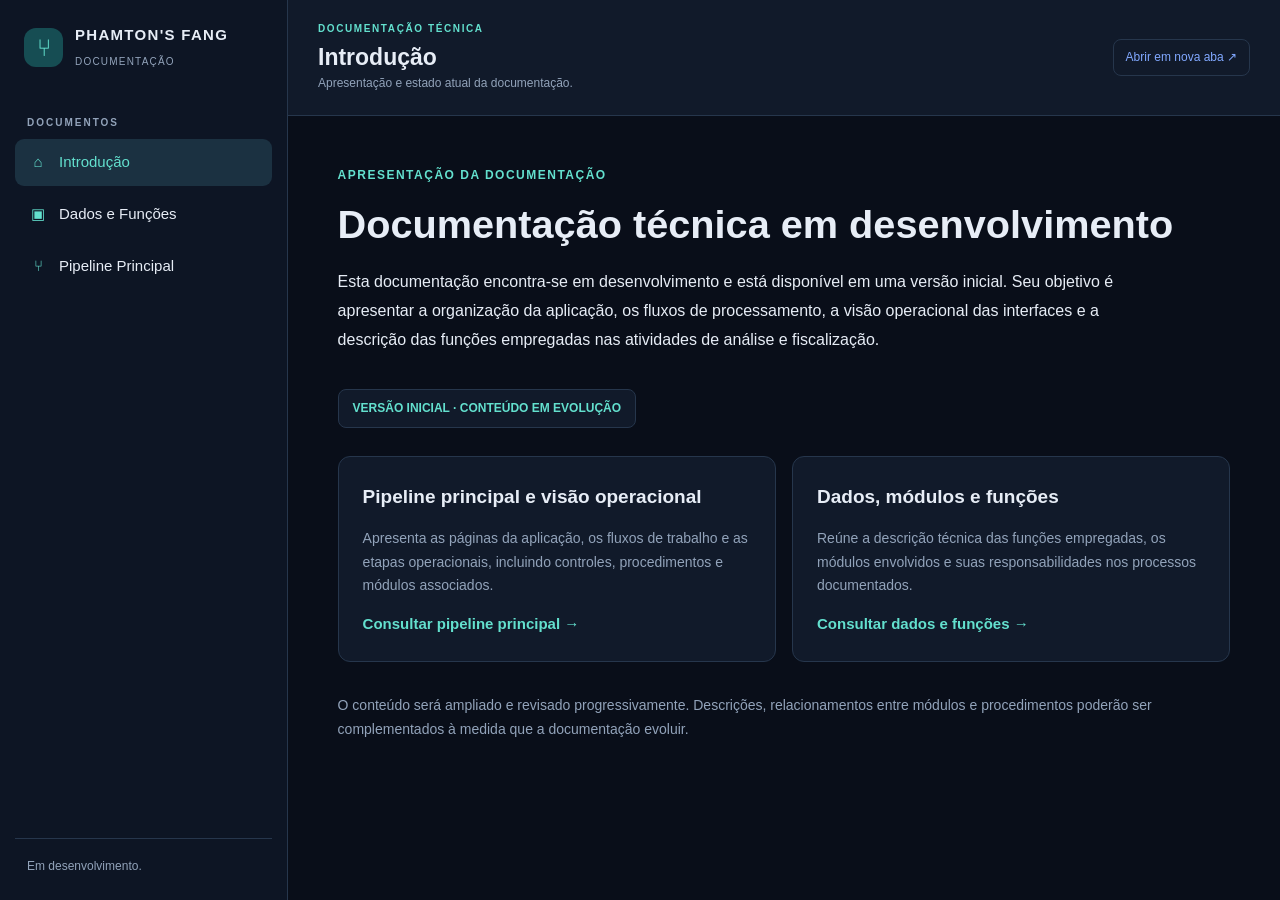
<file: DOCUMENTACAO/HTML/index.html>
<!doctype html>
<html lang="pt-br">
<head>
  <meta charset="utf-8">
  <meta name="viewport" content="width=device-width, initial-scale=1">
  <title>Portal | Documentação Técnica</title>
  <link rel="stylesheet" href="style.css">
  <style>
    /* Apenas a composição do portal; cores e tipografia vêm de style.css. */
    .portal-app { display:grid; grid-template-columns:288px minmax(0,1fr); min-height:100vh; }
    .portal-app .sidebar { display:flex; flex-direction:column; }
    .portal-app .brand { margin-bottom:18px; }
    .portal-app .portal-nav { display:flex; flex-direction:column; gap:5px; }
    .portal-app .portal-link { width:100%; display:flex; align-items:center; gap:10px; padding:11px 12px; border:0; border-radius:9px; background:transparent; color:var(--text); text-align:left; cursor:pointer; }
    .portal-app .portal-link:hover, .portal-app .portal-link.active { background:#1b3141; color:var(--accent); }
    .portal-app .portal-link .module-icon { width:22px; text-align:center; }
    .portal-app .portal-link .module-title { flex:1; }
    .portal-app .portal-side-note { margin-top:auto; padding:18px 12px 0; border-top:1px solid var(--border); color:var(--muted); font-size:12px; }
    .portal-app .portal-main { min-width:0; display:flex; flex-direction:column; height:100vh; }
    .portal-app .portal-header { display:flex; align-items:center; justify-content:space-between; flex-wrap:wrap; gap:14px; padding:21px 30px; border-bottom:1px solid var(--border); background:var(--panel); }
    .portal-app .portal-eyebrow { color:var(--accent); letter-spacing:1.6px; font-size:10px; font-weight:700; }
    .portal-app .portal-title { margin:5px 0 2px; font-size:23px; color:var(--text); line-height:1.3; }
    .portal-app .portal-description { margin:0; color:var(--muted); font-size:12px; }
    .portal-app .portal-open { display:inline-block; padding:8px 12px; border:1px solid var(--border); border-radius:8px; color:var(--accent2); font-size:12px; white-space:nowrap; }
    .portal-app .portal-open:hover { color:var(--accent); border-color:var(--accent); }
    .portal-app .portal-frame { display:block; width:100%; flex:1; min-height:0; border:0; background:var(--bg); }
    .portal-app .portal-select { display:none; width:100%; border:1px solid var(--border); border-radius:8px; background:var(--panel2); color:var(--text); padding:10px; }
    .portal-app [hidden] { display:none !important; }
    .portal-app .portal-welcome { flex:1; overflow:auto; padding:clamp(22px,5vw,62px); background:var(--bg); }
    .portal-app .welcome-inner { max-width:960px; margin:0 auto; }
    .portal-app .welcome-kicker { color:var(--accent); font-size:12px; font-weight:700; letter-spacing:1.5px; text-transform:uppercase; }
    .portal-app .welcome-heading { font-size:clamp(28px,4vw,43px); line-height:1.18; margin:14px 0 18px; color:var(--text); }
    .portal-app .welcome-lead { font-size:16px; line-height:1.8; color:var(--text); max-width:790px; }
    .portal-app .welcome-status { display:inline-flex; margin:20px 0 30px; padding:9px 14px; border:1px solid var(--border); border-radius:8px; color:var(--accent); background:var(--panel); font-size:12px; font-weight:700; }
    .portal-app .welcome-grid { display:grid; grid-template-columns:repeat(auto-fit,minmax(230px,1fr)); gap:16px; margin-top:12px; }
    .portal-app .welcome-card { padding:23px; border:1px solid var(--border); border-radius:12px; background:var(--panel); }
    .portal-app .welcome-card h3 { margin:0 0 12px; font-size:17px; color:var(--text); }
    .portal-app .welcome-card p { color:var(--muted); line-height:1.7; font-size:13px; }
    .portal-app .welcome-action { display:inline-block; margin-top:12px; color:var(--accent); font-weight:700; cursor:pointer; border:0; background:none; padding:0; font:inherit; }
    .portal-app .welcome-footnote { margin-top:32px; color:var(--muted); font-size:13px; line-height:1.7; }
    @media(max-width:760px) {
      .portal-app { display:block; }
      .portal-app .sidebar { display:none; }
      .portal-app .portal-main { height:100vh; }
      .portal-app .portal-header { padding:15px; }
      .portal-app .portal-title { font-size:19px; }
      .portal-app .portal-select { display:block; }
    }
  </style>
</head>
<body>
  <div class="portal-app">
    <aside class="sidebar" aria-label="Navegação principal">
      <div class="brand">
        <div class="logo">⑂</div>
        <div><strong>PHAMTON'S FANG</strong><small>DOCUMENTAÇÃO</small></div>
      </div>
      <div class="nav-caption">DOCUMENTOS</div>
      <nav class="portal-nav" id="portal-nav" aria-label="Documentos disponíveis"></nav>
      <div class="portal-side-note">Em desenvolvimento.</div>
    </aside>
    <main class="portal-main">
      <header class="portal-header">
        <div>
          <div class="portal-eyebrow">DOCUMENTAÇÃO TÉCNICA</div>
          <h1 class="portal-title" id="portal-title">Introdução</h1>
          <p class="portal-description" id="portal-description"></p>
        </div>
        <a class="portal-open" id="portal-open" href="DADOS_FUNCOES.html" target="_blank" rel="noopener noreferrer" hidden>Abrir em nova aba ↗</a>
        <select class="portal-select" id="portal-select" aria-label="Selecionar documento"></select>
      </header>
      <iframe class="portal-frame" id="portal-frame" title="Documento selecionado" hidden></iframe>
    </main>
  </div>
  <script>
    const DOCUMENTOS = [
      { id:'inicio', titulo:'Introdução', arquivo:'inicio.html', descricao:'Apresentação e estado atual da documentação.', icone:'⌂' },
      { id:'dados', titulo:'Dados e Funções', arquivo:'DADOS_FUNCOES.html', descricao:'Catálogo de módulos, funções e documentação técnica.', icone:'▣' },
      { id:'pipeline', titulo:'Pipeline Principal', arquivo:'PIPELINE_PRINCIPAL.html', descricao:'Fluxos operacionais, páginas e pipelines da aplicação.', icone:'⑂' }
    ];
    const nav = document.getElementById('portal-nav');
    const seletor = document.getElementById('portal-select');
    const frame = document.getElementById('portal-frame');
    const titulo = document.getElementById('portal-title');
    const descricao = document.getElementById('portal-description');
    const abrir = document.getElementById('portal-open');
    function selecionar(id) {
      const documento = DOCUMENTOS.find(d => d.id === id) || DOCUMENTOS[0];
      titulo.textContent = documento.titulo;
      descricao.textContent = documento.descricao;
      abrir.href = documento.arquivo;
      abrir.hidden = false;
      frame.hidden = false;
      if (frame.getAttribute('src') !== documento.arquivo) frame.src = documento.arquivo;
      seletor.value = documento.id;
      nav.querySelectorAll('.portal-link').forEach(b => {
        const ativo = b.dataset.id === documento.id;
        b.classList.toggle('active', ativo);
        if (ativo) b.setAttribute('aria-current','page'); else b.removeAttribute('aria-current');
      });
      history.replaceState(null, '', '#' + encodeURIComponent(documento.id));
    }
    DOCUMENTOS.forEach(doc => {
      const botao = document.createElement('button');
      botao.type = 'button';
      botao.className = 'portal-link';
      botao.dataset.id = doc.id;
      const icone = document.createElement('span');
      icone.className = 'module-icon';
      icone.textContent = doc.icone;
      const texto = document.createElement('span');
      texto.className = 'module-title';
      texto.textContent = doc.titulo;
      botao.append(icone, texto);
      botao.addEventListener('click', () => selecionar(doc.id));
      nav.append(botao);
      const opcao = document.createElement('option');
      opcao.value = doc.id;
      opcao.textContent = doc.titulo;
      seletor.append(opcao);
    });
    document.querySelectorAll('[data-open-doc]').forEach(b => b.addEventListener('click', () => selecionar(b.dataset.openDoc)));
    seletor.addEventListener('change', () => selecionar(seletor.value));
    window.addEventListener('hashchange', () => selecionar(decodeURIComponent(location.hash.slice(1))));
    selecionar(decodeURIComponent(location.hash.slice(1)));
  </script>
</body>
</html>
</file>
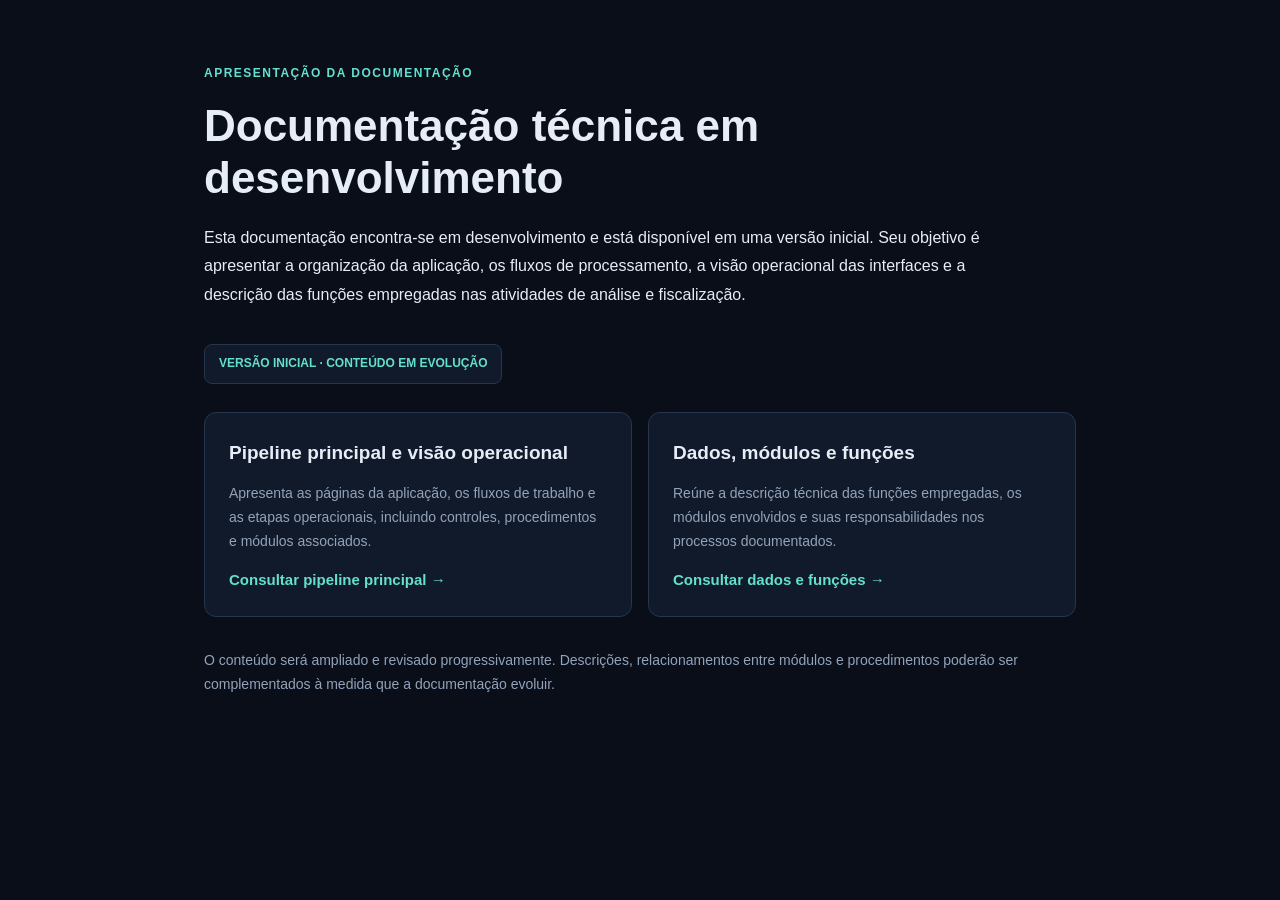
<file: DOCUMENTACAO/HTML/inicio.html>
<!doctype html>
<html lang="pt-br">
<head>
  <meta charset="utf-8">
  <meta name="viewport" content="width=device-width, initial-scale=1">
  <title>Introdução | Documentação Técnica</title>
  <link rel="stylesheet" href="style.css">
  <style>
    .inicio { max-width:1000px; margin:0 auto; padding:clamp(24px,5vw,64px); color:var(--text); }
    .inicio .kicker { color:var(--accent); font-size:12px; font-weight:700; letter-spacing:1.5px; text-transform:uppercase; }
    .inicio h1 { font-size:clamp(28px,4vw,44px); line-height:1.18; margin:16px 0 20px; color:var(--text); }
    .inicio .lead { font-size:16px; line-height:1.8; max-width:820px; }
    .inicio .status { display:inline-flex; margin:18px 0 28px; padding:9px 14px; border:1px solid var(--border); border-radius:8px; background:var(--panel); color:var(--accent); font-size:12px; font-weight:700; }
    .inicio .cards { display:grid; grid-template-columns:repeat(auto-fit,minmax(250px,1fr)); gap:16px; }
    .inicio .card { padding:24px; border:1px solid var(--border); border-radius:12px; background:var(--panel); }
    .inicio .card h2 { margin:0 0 12px; font-size:19px; color:var(--text); }
    .inicio .card p { color:var(--muted); line-height:1.7; font-size:14px; }
    .inicio .card a { color:var(--accent); font-weight:700; text-decoration:none; }
    .inicio .card a:hover { text-decoration:underline; }
    .inicio .nota { margin-top:32px; color:var(--muted); font-size:14px; line-height:1.7; }
  </style>
</head>
<body>
  <main class="inicio">
    <div class="kicker">Apresentação da documentação</div>
    <h1>Documentação técnica em desenvolvimento</h1>
    <p class="lead">Esta documentação encontra-se em desenvolvimento e está disponível em uma versão inicial. Seu objetivo é apresentar a organização da aplicação, os fluxos de processamento, a visão operacional das interfaces e a descrição das funções empregadas nas atividades de análise e fiscalização.</p>
    <div class="status">VERSÃO INICIAL · CONTEÚDO EM EVOLUÇÃO</div>
    <div class="cards">
      <section class="card">
        <h2>Pipeline principal e visão operacional</h2>
        <p>Apresenta as páginas da aplicação, os fluxos de trabalho e as etapas operacionais, incluindo controles, procedimentos e módulos associados.</p>
        <a href="PIPELINE_PRINCIPAL.html" data-doc="pipeline">Consultar pipeline principal →</a>
      </section>
      <section class="card">
        <h2>Dados, módulos e funções</h2>
        <p>Reúne a descrição técnica das funções empregadas, os módulos envolvidos e suas responsabilidades nos processos documentados.</p>
        <a href="DADOS_FUNCOES.html" data-doc="dados">Consultar dados e funções →</a>
      </section>
    </div>
    <p class="nota">O conteúdo será ampliado e revisado progressivamente. Descrições, relacionamentos entre módulos e procedimentos poderão ser complementados à medida que a documentação evoluir.</p>
  </main>
  <script>
    // Se incorporada ao portal, navega pelo menu principal em vez de abrir outra página dentro do iframe.
    document.querySelectorAll('[data-doc]').forEach(link => {
      link.addEventListener('click', event => {
        if (window.parent !== window && typeof window.parent.selecionar === 'function') {
          event.preventDefault();
          window.parent.selecionar(link.dataset.doc);
        }
      });
    });
  </script>
</body>
</html>
</file>
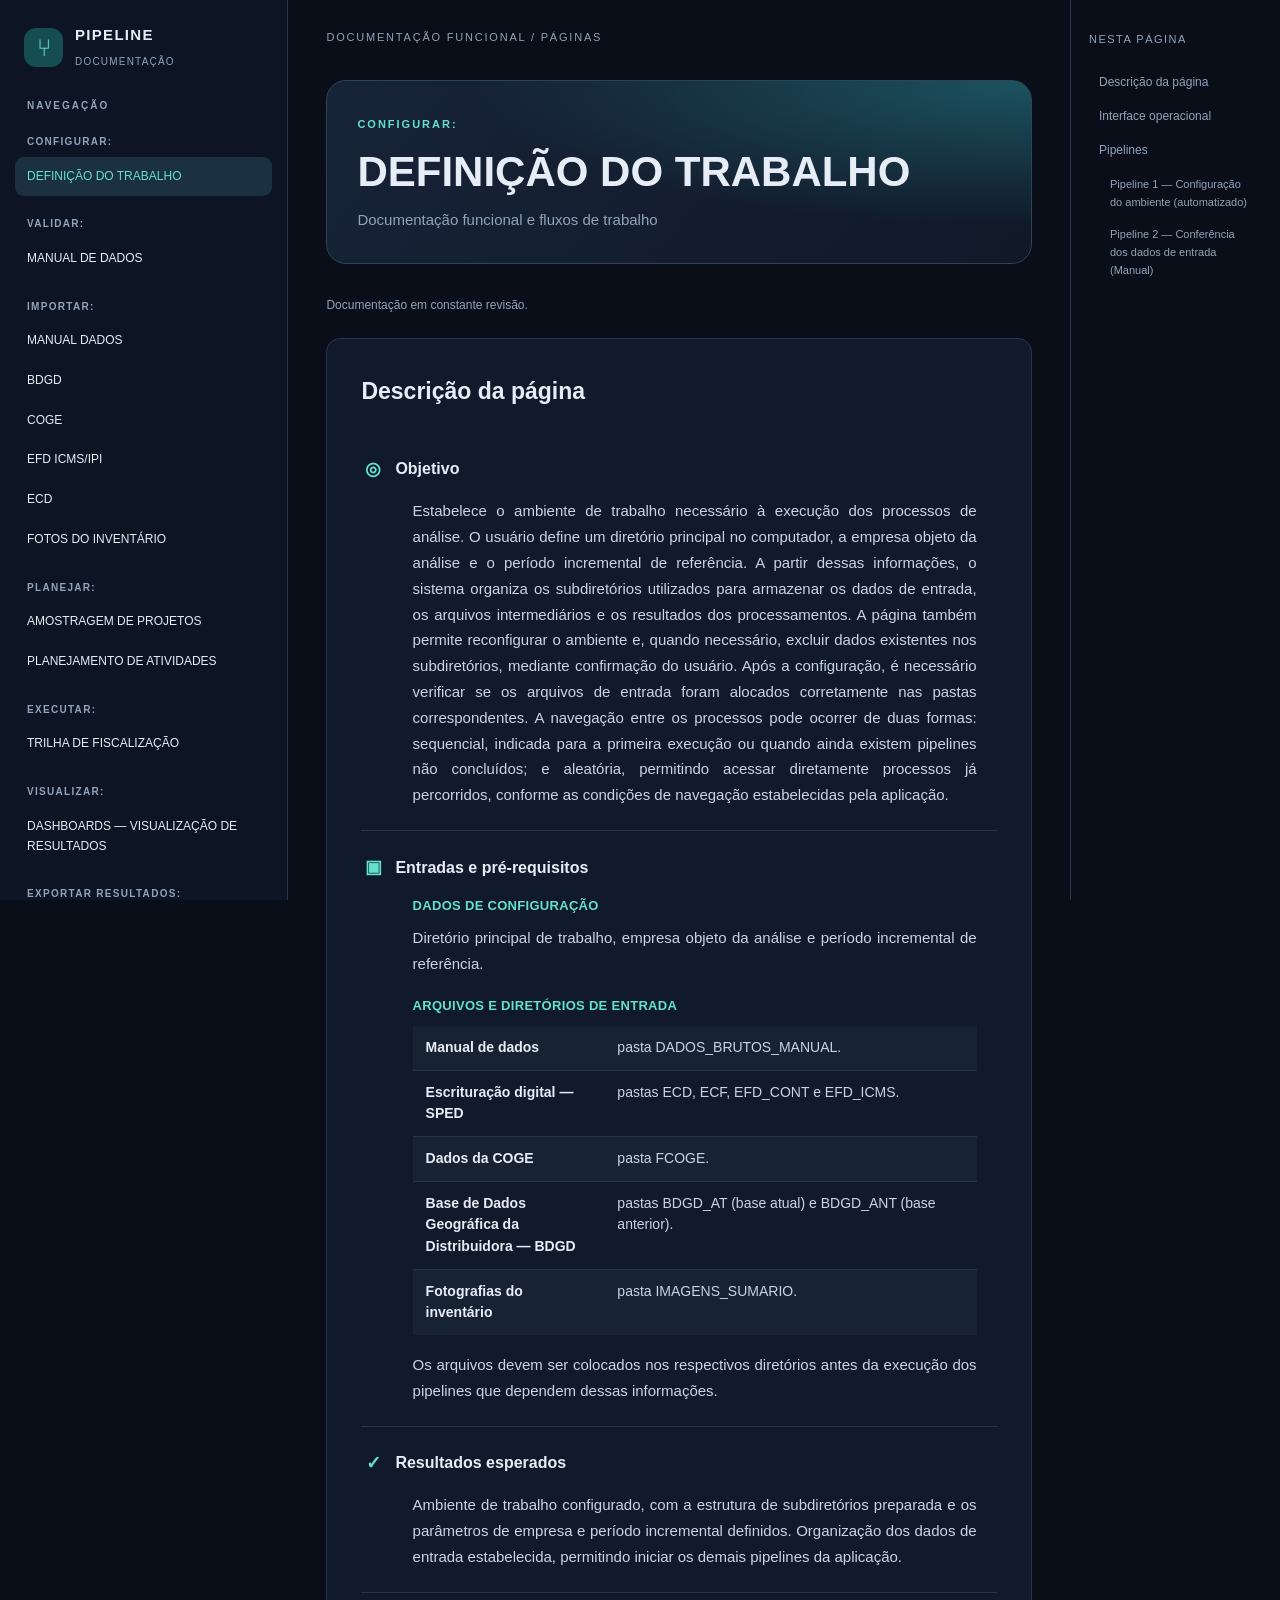
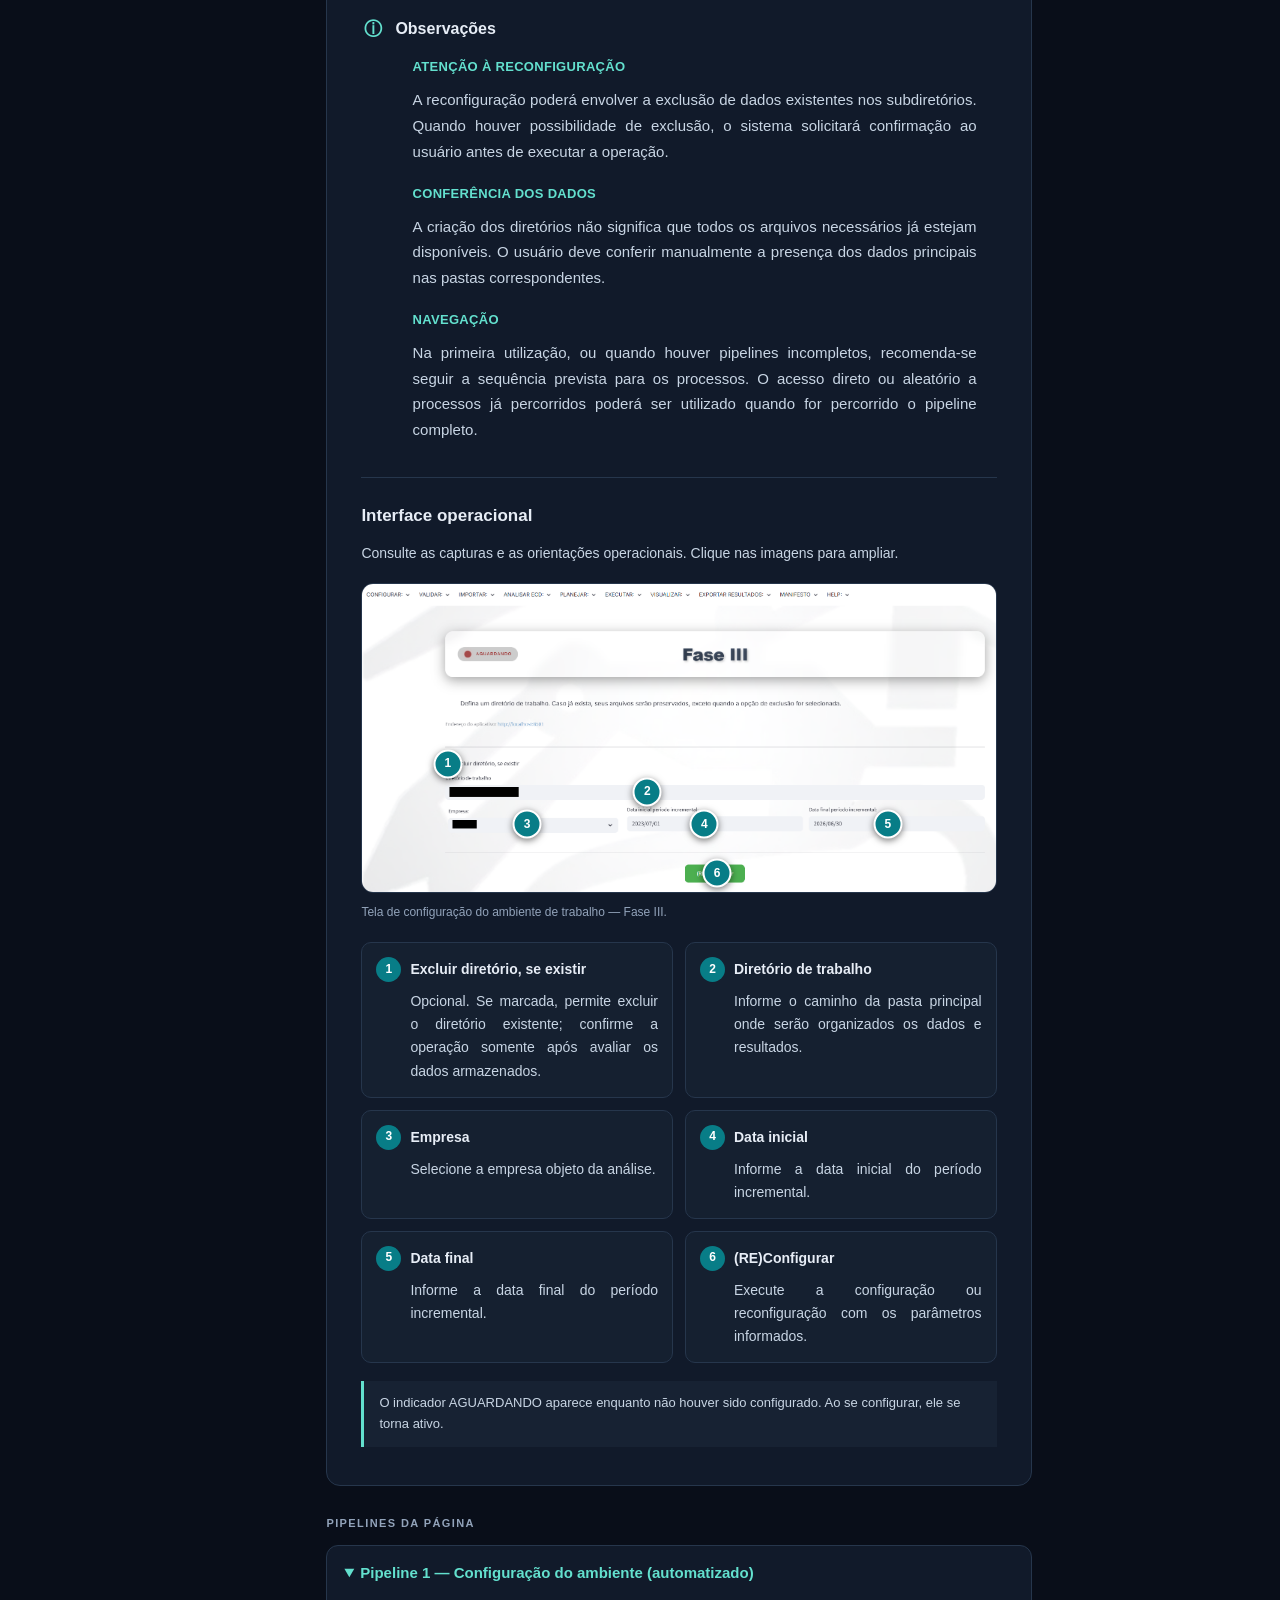
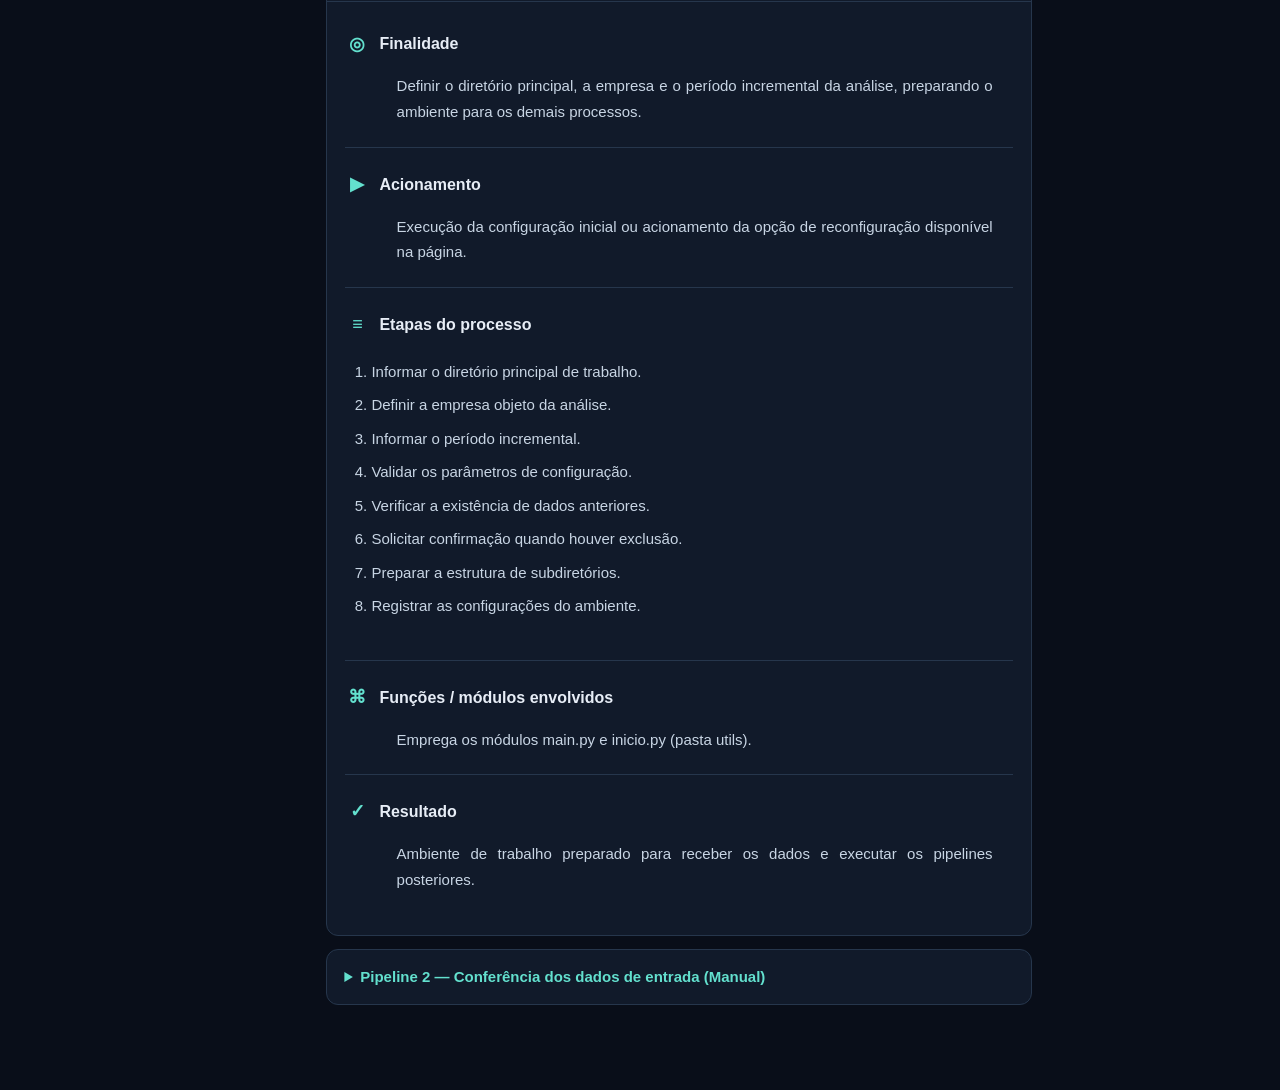
<file: DOCUMENTACAO/HTML/PIPELINE_PRINCIPAL.html>
<!doctype html>
<html lang="pt-br">
<head>
  <meta charset="utf-8">
  <meta name="viewport" content="width=device-width, initial-scale=1">
  <title>Documentação de Páginas | Pipeline Explorer</title>
  <link rel="stylesheet" href="style.css">
  <style>
    .page-app { display:grid; grid-template-columns:288px minmax(0,1fr) 210px; min-height:100vh; }
    .page-app .main { max-width:1100px; }
    .group-name { margin:20px 12px 6px; font-size:10px; color:var(--muted); letter-spacing:1.3px; font-weight:700; }
    .page-nav { display:block; width:100%; border:0; border-radius:9px; background:transparent; color:var(--text); padding:10px 12px; text-align:left; cursor:pointer; font-size:12px; }
    .page-nav:hover, .page-nav.active { background:#1b3141; color:var(--accent); }
    .page-card { background:var(--panel); border:1px solid var(--border); border-radius:14px; padding:22px; margin:18px 0; }
    .page-card h2 { margin:0 0 16px; font-size:21px; }
    .field { margin:15px 0; }
    .field strong { display:block; color:var(--accent); font-size:12px; letter-spacing:.5px; margin-bottom:5px; }
    .field .texto-documentacao { color:#c8d5e4; line-height:1.7; overflow-wrap:break-word; }
    .field .texto-documentacao p { margin:0 0 1em; white-space:normal; text-align:justify; }
    .field .texto-documentacao p:last-child { margin-bottom:0; }
    .placeholder { color:var(--muted)!important; font-style:italic; }
    .pipeline-card { border:1px solid var(--border); border-radius:12px; background:var(--panel); margin:13px 0; overflow:hidden; }
    .pipeline-card > summary { padding:15px 17px; cursor:pointer; font-weight:600; color:var(--accent); }
    .pipeline-card[open] > summary { border-bottom:1px solid var(--border); }
    .pipeline-content { padding:6px 18px 20px; }
    .pipeline-content ol { padding-left:24px; }
    .pipeline-content li { padding:4px 0; color:#c8d5e4; }
    .toc a { cursor:pointer; }
    .section-label { font-size:11px; color:var(--muted); letter-spacing:1.4px; margin:28px 0 10px; }
    .source-label { color:var(--muted); font-size:12px; }
    .notice { font-size:12px; color:var(--muted); margin:10px 0 22px; }
    @media(max-width:1150px) { .page-app { grid-template-columns:260px minmax(0,1fr); } }
    @media(max-width:760px) { .page-app { display:block; } .page-app .sidebar { position:static; left:auto; height:auto; width:auto; box-shadow:none; } .page-app .main { padding:20px 17px 60px; } .page-card { padding:16px; } }

    /* Documentação funcional: hierarquia, recuo de bloco e leitura fluida */
    .page-app .main { padding:28px clamp(20px,3vw,42px) 72px; }
    .page-card { padding:clamp(22px,3vw,34px); }
    .page-card h2 { font-size:23px; margin-bottom:22px; }
    .field { margin:0; padding:22px 0; }
    .field + .field { border-top:1px solid var(--border); }
    .field > strong { display:flex; align-items:center; gap:10px; color:var(--text); font-size:16px; font-weight:700; margin-bottom:14px; letter-spacing:0; }
    .field-icon { color:var(--accent); font-size:18px; width:24px; text-align:center; flex:none; }
    .field .texto-documentacao { margin-left:clamp(24px,4vw,52px); margin-right:clamp(4px,2vw,20px); color:#c8d5e4; font-size:15px; line-height:1.72; overflow-wrap:break-word; }
    .field .texto-documentacao p { margin:0 0 14px; text-align:justify; text-align-last:left; text-indent:0; white-space:normal; hyphens:auto; }
    .field .texto-documentacao p:last-child { margin-bottom:0; }
    .field .texto-documentacao .subtitulo-documentacao { color:var(--accent); font-size:13px; font-weight:700; line-height:1.45; margin:20px 0 10px; letter-spacing:.3px; }
    .field .texto-documentacao .subtitulo-documentacao:first-child { margin-top:0; }
    .doc-data-table { width:100%; border-collapse:collapse; margin:10px 0 17px; font-size:14px; line-height:1.55; }
    .doc-data-table th, .doc-data-table td { text-align:left; vertical-align:top; padding:11px 13px; border-bottom:1px solid var(--border); }
    .doc-data-table th { width:34%; color:var(--text); font-weight:650; }
    .doc-data-table td { color:#c8d5e4; overflow-wrap:anywhere; }
    .doc-data-table tr:last-child th, .doc-data-table tr:last-child td { border-bottom:0; }
    .doc-data-table tr:nth-child(odd) { background:rgba(125,170,190,.055); }
    .doc-outcomes { margin:0; padding-left:21px; }
    .doc-outcomes li { padding:4px 0 7px; line-height:1.65; }
    .pipeline-content ol { padding-left:26px; }
    .pipeline-content li { font-size:15px; line-height:1.7; }
    @media (max-width:760px) {
      .page-app .main { padding:20px 15px 60px; }
      .page-card { padding:18px 15px; }
      .field .texto-documentacao { margin-left:18px; margin-right:0; font-size:14.5px; }
      .field .texto-documentacao p { text-align:left; }
      .doc-data-table th, .doc-data-table td { padding:9px 7px; font-size:12.5px; }
    }

    /* Manual operacional ilustrado */
    .interface-card { border-top:1px solid var(--border); padding:24px 0 4px; margin:12px 0 0; }
    .interface-card h2 { margin:0 0 12px; font-size:17px; color:var(--text); }
    .interface-intro { color:#c8d5e4; font-size:14px; margin:0 0 18px; }
    .interface-figure { margin:0; }
    .interface-image-wrap { position:relative; overflow:hidden; border:1px solid var(--border); border-radius:12px; background:#fff; }
    .interface-image { width:100%; height:auto; display:block; cursor:zoom-in; }
    .interface-marker { position:absolute; transform:translate(-50%,-50%); width:clamp(20px,2.3vw,29px); height:clamp(20px,2.3vw,29px); border:2px solid #fff; border-radius:50%; background:#087d87; color:white; font-size:12px; font-weight:800; display:grid; place-items:center; box-shadow:0 2px 7px #0008; cursor:pointer; }
    .interface-marker:hover,.interface-marker:focus-visible { background:#cc6b18; outline:2px solid #fff; outline-offset:2px; }
    .interface-caption { color:var(--muted); font-size:12px; margin-top:10px; }
    .interface-elements { display:grid; grid-template-columns:repeat(auto-fit,minmax(240px,1fr)); gap:12px; margin-top:20px; }
    .interface-step { border:1px solid var(--border); border-radius:10px; padding:14px; background:rgba(125,170,190,.04); scroll-margin-top:20px; }
    .interface-step:target { outline:2px solid var(--accent); }
    .interface-step-title { display:flex; align-items:center; gap:9px; margin-bottom:8px; color:var(--text); font-size:14px; font-weight:700; }
    .interface-number { background:#087d87; color:#fff; border-radius:50%; width:25px; height:25px; flex:none; display:grid; place-items:center; font-size:12px; }
    .interface-step p { margin:0 0 0 34px; color:#c8d5e4; font-size:14px; line-height:1.65; text-align:justify; }
    .interface-note { margin:18px 0 0; padding:12px 15px; border-left:3px solid var(--accent); background:rgba(125,170,190,.055); font-size:13px; line-height:1.6; color:#c8d5e4; }
    .image-dialog { max-width:min(96vw,1700px); max-height:94vh; border:0; border-radius:12px; padding:12px; background:#f9fafb; }
    .image-dialog::backdrop { background:rgba(0,0,0,.84); }
    .image-dialog img { display:block; max-width:100%; max-height:84vh; object-fit:contain; }
    .image-dialog button { display:block; margin:0 0 10px auto; cursor:pointer; padding:7px 12px; }
    @media(max-width:760px) { .interface-elements { grid-template-columns:1fr; } .interface-step p { text-align:left; } }
  </style>
</head>
<body>
  <div class="page-app">
    <aside class="sidebar">
      <div class="brand">
        <div class="logo">⑂</div>
        <div><strong>PIPELINE</strong><small>DOCUMENTAÇÃO</small></div>
      </div>
      <div class="nav-caption">NAVEGAÇÃO</div>
      <nav id="nav" aria-label="Páginas Streamlit"></nav>
    </aside>
    <main class="main">
      <div class="topbar"><span class="top-label">DOCUMENTAÇÃO FUNCIONAL / PÁGINAS</span></div>
      <section class="hero">
        <span class="eyebrow" id="grupo-atual">PÁGINA</span>
        <h1 id="titulo">Selecione uma página</h1>
        <p id="subtitulo">Objetivo, entradas, resultados e pipelines documentados manualmente.</p>
      </section>
      <p class="notice">Documentação em constante revisão.</p>
      <section id="conteudo" aria-live="polite"></section>
    </main>
    <aside class="toc">
      <div class="toc-title">NESTA PÁGINA</div>
      <div id="sumario"></div>
    </aside>
  </div>

  <script>
    const DOCUMENTACAO_PAGINAS = [
	
{
    "grupo": "CONFIGURAR:",
    "titulo": "DEFINIÇÃO DO TRABALHO",

    "source": [
        "function",
        "iniciar"
    ],

    "interface": {
        "imagem": "imagens/definicao_trabalho.png",
        "legenda": "Tela de configuração do ambiente de trabalho — Fase III.",
        "elementos": [
            {"numero": 1, "titulo": "Excluir diretório, se existir", "descricao": "Opcional. Se marcada, permite excluir o diretório existente; confirme a operação somente após avaliar os dados armazenados.", "x": 13.5, "y": 58.4},
            {"numero": 2, "titulo": "Diretório de trabalho", "descricao": "Informe o caminho da pasta principal onde serão organizados os dados e resultados.", "x": 45, "y": 67.5},
            {"numero": 3, "titulo": "Empresa", "descricao": "Selecione a empresa objeto da análise.", "x": 26, "y": 78.2},
            {"numero": 4, "titulo": "Data inicial", "descricao": "Informe a data inicial do período incremental.", "x": 54, "y": 78.2},
            {"numero": 5, "titulo": "Data final", "descricao": "Informe a data final do período incremental.", "x": 83, "y": 78.2},
            {"numero": 6, "titulo": "(RE)Configurar", "descricao": "Execute a configuração ou reconfiguração com os parâmetros informados.", "x": 56, "y": 94}
        ],
        "nota": "O indicador AGUARDANDO aparece enquanto não houver sido configurado. Ao se configurar, ele se torna ativo."
    },


    "objetivo": `
Estabelece o ambiente de trabalho necessário à execução dos processos de análise.
O usuário define um diretório principal no computador, a empresa objeto da análise e o período incremental de referência.
A partir dessas informações, o sistema organiza os subdiretórios utilizados para armazenar os dados de entrada, os arquivos intermediários e os resultados dos processamentos.
A página também permite reconfigurar o ambiente e, quando necessário, excluir dados existentes nos subdiretórios, mediante confirmação do usuário.
Após a configuração, é necessário verificar se os arquivos de entrada foram alocados corretamente nas pastas correspondentes.
A navegação entre os processos pode ocorrer de duas formas: sequencial, indicada para a primeira execução ou quando ainda existem pipelines não concluídos; e aleatória, permitindo acessar diretamente processos já percorridos, conforme as condições de navegação estabelecidas pela aplicação.
    `,

    "entradas": `
DADOS DE CONFIGURAÇÃO

Diretório principal de trabalho, empresa objeto da análise e período incremental de referência.

ARQUIVOS E DIRETÓRIOS DE ENTRADA

Manual de dados: pasta DADOS_BRUTOS_MANUAL.

Escrituração digital — SPED: pastas ECD, ECF, EFD_CONT e EFD_ICMS.

Dados da COGE: pasta FCOGE.

Base de Dados Geográfica da Distribuidora — BDGD: pastas BDGD_AT (base atual) e BDGD_ANT (base anterior).

Fotografias do inventário: pasta IMAGENS_SUMARIO.

Os arquivos devem ser colocados nos respectivos diretórios antes da execução dos pipelines que dependem dessas informações.
    `,

    "resultados": `
Ambiente de trabalho configurado, com a estrutura de subdiretórios preparada e os parâmetros de empresa e período incremental definidos. Organização dos dados de entrada estabelecida, permitindo iniciar os demais pipelines da aplicação.
    `,

    "observacoes": `
ATENÇÃO À RECONFIGURAÇÃO

A reconfiguração poderá envolver a exclusão de dados existentes nos subdiretórios. Quando houver possibilidade de exclusão, o sistema solicitará confirmação ao usuário antes de executar a operação.

CONFERÊNCIA DOS DADOS

A criação dos diretórios não significa que todos os arquivos necessários já estejam disponíveis. O usuário deve conferir manualmente a presença dos dados principais nas pastas correspondentes.

NAVEGAÇÃO

Na primeira utilização, ou quando houver pipelines incompletos, recomenda-se seguir a sequência prevista para os processos.
O acesso direto ou aleatório a processos já percorridos poderá ser utilizado quando for percorrido o pipeline completo.
    `,

    "pipelines": [
        {
            "titulo": "Pipeline 1 — Configuração do ambiente (automatizado)",

            "finalidade": `
Definir o diretório principal, a empresa e o período incremental da análise, preparando o ambiente para os demais processos.
            `,

            "acionamento": `
Execução da configuração inicial ou acionamento da opção de reconfiguração disponível na página.
            `,

            "etapas": [
                "Informar o diretório principal de trabalho.",
                "Definir a empresa objeto da análise.",
                "Informar o período incremental.",
                "Validar os parâmetros de configuração.",
                "Verificar a existência de dados anteriores.",
                "Solicitar confirmação quando houver exclusão.",
                "Preparar a estrutura de subdiretórios.",
                "Registrar as configurações do ambiente."
            ],

            "funcoes": `
Emprega os módulos main.py e inicio.py (pasta utils).
            `,

            "resultado": `
Ambiente de trabalho preparado para receber os dados e executar os pipelines posteriores.
            `
        },

        {
            "titulo": "Pipeline 2 — Conferência dos dados de entrada (Manual)",

            "finalidade": `
Fase de verificação dos arquivos necessários à execução dos processos de importação e análise.
            `,

            "acionamento": `
Após a configuração do ambiente de trabalho.
            `,

            "etapas": [
                "Conferir se os dados do Manual estão em DADOS_BRUTOS_MANUAL.",
                "Conferir se os arquivos SPED estão nas pastas correspondentes.",
                "Conferir se os dados COGE estão em FCOGE.",
                "Conferir se as bases BDGD atual e anterior estão nas pastas.",
                "Conferir se as fotografias do inventário estão em IMAGENS_SUMARIO.",
                "Identificar se há eventuais arquivos ausentes."
            ],

            "funcoes": `
A conferência é exclusivamente manual.
            `,

            "resultado": `
Tabelas de entrada conferidas e organizadas para os processos subsequentes.
            `
        }
    ]
}

,
{
    "grupo": "VALIDAR:",
    "titulo": "MANUAL DE DADOS",

    "source": [
        "function",
        "VALIDADOR_D"
    ],

    "objetivo": `
Realiza a validação dos arquivos CSV do Manual de Dados, com o objetivo de identificar inconsistências estruturais e verificar a conformidade dos dados com as regras previamente estabelecidas.
O processo utiliza modelos e validadores baseados em Pydantic para executar testes de qualidade dos dados, identificando falhas de estrutura, tipos incompatíveis, valores inválidos e outras inconsistências contempladas pelas regras de validação implementadas.
A validação pode continuar a partir de um checkpoint existente ou reiniciar o processamento de todos os arquivos, conforme a opção selecionada pelo usuário.
Os resultados são registrados em arquivos CSV, permitindo examinar as inconsistências identificadas pelo data quality gate e pelos validadores. Opcionalmente, o usuário pode gerar um relatório consolidado em PDF, armazenado na pasta RELATORIOS.
    `,

    "entradas": `
DADOS DE ENTRADA

Arquivos CSV do Manual de Dados, previamente disponibilizados na pasta DADOS_BRUTOS_MANUAL.

PRÉ-REQUISITOS

Ambiente de trabalho configurado e arquivos de entrada disponíveis para validação.

CONTROLE DE EXECUÇÃO

A opção "Refazer análise de todos os arquivos" determina se o processamento será reiniciado ou continuará a partir do checkpoint disponível.

GERAÇÃO DE RELATÓRIO

A geração do relatório PDF é uma operação independente, acionada pelo botão "Gerar PDF".
    `,

    "resultados": `
ARQUIVOS CSV

Resultados do data quality gate e da aplicação dos validadores, incluindo os registros de inconsistências identificadas durante o processamento.

RELATÓRIO PDF

Relatório consolidado dos erros e resultados da validação, gerado mediante solicitação do usuário e armazenado na pasta RELATORIOS.
A geração do PDF é opcional. Os arquivos CSV permanecem como saídas do processo de validação, na pasta RELATORIOS, mesmo quando o relatório PDF não é produzido.
    `,

    "observacoes": `
CONTINUIDADE DO PROCESSAMENTO

Quando a opção "Refazer análise de todos os arquivos" estiver desmarcada, o processo poderá continuar a partir do checkpoint disponível.
Quando estiver marcada, a validação será reiniciada para todos os arquivos, independentemente do processamento anterior.

VALIDAÇÃO E RELATÓRIO

O botão "Validar" executa as verificações de qualidade dos dados e produz os resultados em CSV.
O botão "Gerar PDF" é responsável pela produção do relatório consolidado, utilizando os resultados disponíveis da validação.

ANÁLISE POR INTELIGÊNCIA ARTIFICIAL

A opção "Ativar análise por IA" encontra-se desabilitada em razão de políticas que podem ser aplicadas aos agentes de inteligência artificial.
Foram avaliadas alternativas de modelos abertos, incluindo Falcon, Llama, Qwen e Mistral, entre outras. Entretanto, a funcionalidade de análise por IA não está disponível para utilização nesta versão.

ORIENTAÇÃO

Recomenda-se concluir a validação antes de solicitar a geração do relatório PDF, para que o documento reflita os resultados disponíveis do processamento.
    `,

    "interface": {
        "imagem": "imagens/validador_manual.png",
        "legenda": "Tela de validação dos arquivos CSV do Manual de Dados.",
        "elementos": [
            {
                "numero": 1,
                "titulo": "Validar",
                "descricao": "Inicia a validação dos arquivos CSV. O processamento poderá continuar a partir de um checkpoint ou reiniciar, conforme a opção selecionada.",
                "x": 40.7,
                "y": 81.0
            },
            {
                "numero": 2,
                "titulo": "Gerar PDF",
                "descricao": "Gera o relatório consolidado dos resultados de validação e o disponibiliza na pasta RELATORIOS.",
                "x": 72.3,
                "y": 81.0
            },
            {
                "numero": 3,
                "titulo": "Ativar análise por IA",
                "descricao": "Opção atualmente desabilitada em razão das políticas aplicáveis aos agentes de inteligência artificial.",
                "x": 26.4,
                "y": 94.5
            },
            {
                "numero": 4,
                "titulo": "Refazer análise de todos os arquivos",
                "descricao": "Quando marcada, reinicia a validação de todos os arquivos. Quando desmarcada, permite continuar a partir do checkpoint disponível.",
                "x": 57.8,
                "y": 94.5
            }
        ]
    },

    "pipelines": [
        {
            "titulo": "Pipeline 1 — Validação dos arquivos CSV",

            "finalidade": `
Executar o controle de qualidade dos arquivos CSV do Manual de Dados, aplicando verificações estruturais e regras de validação implementadas com Pydantic.
O pipeline identifica inconsistências e registra os resultados em arquivos CSV, permitindo a análise e a correção dos problemas encontrados.
O processo de validação gera três arquivos CSV, identificados pela empresa e pelo ano de referência: empresa_ano.csv, que 
apresenta os resultados do Data Quality Gate, registrando as verificações de qualidade e as inconsistências identificadas 
nos dados; empresa_controle_arquivos_ano.csv, que contém o controle dos arquivos entregues, permitindo acompanhar os 
dados disponibilizados para análise; e empresa_formatos_ano.csv, que registra as informações sobre a codificação de 
caracteres (encoding) dos arquivos, auxiliando na identificação de possíveis incompatibilidades de leitura e 
interpretação.
            `,

            "acionamento": `
Botão "Validar".

O comportamento depende da opção "Refazer análise de todos os arquivos": desmarcada, permite continuar a partir do checkpoint; marcada, reinicia a validação de todos os arquivos.
            `,

            "etapas": [
                "Identificar os arquivos CSV disponíveis para validação.",
                "Verificar a configuração de execução e a existência de checkpoint.",
                "Definir se o processamento será retomado ou reiniciado.",
                "Organizar a execução das validações.",
                "Aplicar o data quality gate e os testes implementados com Pydantic.",
                "Identificar e registrar inconsistências nos dados.",
                "Gerar os arquivos CSV com os resultados das verificações.",
                "Atualizar as informações necessárias à continuidade do processamento."
            ],

            "funcoes": `
MÓDULO: validador_D.py

Responsável pela organização e coordenação do processo de validação, incluindo a geração dos arquivos CSV com os resultados.

MÓDULO: validador_funcoes.py

Responsável pela aplicação dos testes e das regras de validação sobre os dados, utilizando classes e modelos Pydantic.
            `,

            "resultado": `
Arquivos CSV contendo os resultados do data quality gate e da aplicação dos validadores, incluindo as inconsistências identificadas.

O processamento poderá ser retomado a partir do checkpoint disponível, conforme o estado da execução e a opção selecionada.
            `
        },

        {
            "titulo": "Pipeline 2 — Geração do relatório PDF",

            "finalidade": `
Consolidar os resultados da validação em um relatório PDF, facilitando a consulta, a documentação e a comunicação das inconsistências identificadas.
Este pipeline complementa a validação, mas não é obrigatório para a produção dos resultados em CSV.
            `,

            "acionamento": `
Botão "Gerar PDF", disponível na seção "Ações" da página.
            `,

            "etapas": [
                "Acionar a geração do relatório PDF.",
                "Obter os resultados disponíveis da validação.",
                "Organizar as informações sobre erros e inconsistências.",
                "Preparar o conteúdo do relatório consolidado.",
                "Gerar o documento em formato PDF.",
                "Armazenar o arquivo na pasta RELATORIOS."
            ],

            "funcoes": `
MÓDULO: imprimir_erros_MANUAL.py

Responsável pela elaboração e geração do relatório PDF com os resultados e as inconsistências identificadas na validação.
            `,

            "resultado": `
Relatório consolidado em formato PDF, disponibilizado na pasta RELATORIOS.
A não execução deste pipeline não impede a utilização dos arquivos CSV produzidos pelo processo de validação.
            `
        }
    ]
},
  
{
    "grupo": "IMPORTAR:",
    "titulo": "MANUAL DADOS",

    "source": [
        "function",
        "Imp_MANUAL_DADOS.py"
    ],

    "objetivo": `
Realiza a importação dos arquivos CSV do Manual de Dados da SFF para uma base de dados local, que será utilizada pelos procedimentos de análise e fiscalização.
A importação organiza os dados recebidos em estruturas adequadas à consulta e ao processamento, permitindo que os módulos posteriores trabalhem com informações armazenadas localmente.
O processo também contempla a implantação de um manifesto de dados destinado a apoiar a trilha de auditoria. Esse manifesto registra informações sobre os arquivos importados, incluindo sua identificação e o hash SHA-256, permitindo verificar a integridade dos arquivos e acompanhar sua proveniência.
As alterações realizadas sobre os dados ao longo do processamento serão persistidas em arquivos Parquet, contribuindo para a rastreabilidade das transformações e a documentação das mutações de dados.
    `,

    "entradas": `
ARQUIVOS DE ORIGEM

Arquivos CSV do Manual de Dados da SFF, previamente disponibilizados na pasta DADOS_BRUTOS_MANUAL.

PRÉ-REQUISITOS

Ambiente de trabalho configurado, empresa e período de análise definidos e arquivos CSV disponíveis para importação.
Recomenda-se executar previamente a etapa de validação dos arquivos, pois inconsistências estruturais ou de conteúdo podem comprometer a importação.

METADADOS DE RASTREABILIDADE

Informações de identificação dos arquivos de origem e seus respectivos hashes SHA-256, destinadas à composição do manifesto de dados.
    `,

    "resultados": `
BASE DE DADOS LOCAL

Dados dos arquivos CSV importados para uma base local, disponibilizados para consulta e utilização pelos demais procedimentos de análise.

MANIFESTO DE DADOS

Registro estruturado em JSON contendo informações dos arquivos importados, incluindo o hash SHA-256, para apoiar a verificação de integridade e a trilha de auditoria.

ARQUIVOS PARQUET

Persistência das alterações e transformações realizadas sobre os dados, permitindo conservar registros associados às etapas de processamento.
    `,

    "observacoes": `
VALIDAÇÃO PRÉVIA

A importação pressupõe que os arquivos de origem estejam disponíveis e possuam estrutura compatível com o processamento. Recomenda-se consultar os resultados da etapa de validação antes de executar a carga.

INTEGRIDADE DOS ARQUIVOS

O hash SHA-256 permite identificar alterações no conteúdo de um arquivo por comparação entre valores calculados em momentos diferentes. O hash, isoladamente, não demonstra a autoria da alteração nem substitui os demais registros de auditoria.

MANIFESTO DE DADOS

O manifesto deverá associar cada arquivo de origem aos seus metadados e às informações necessárias para acompanhar sua utilização durante o processamento.

RASTREABILIDADE DAS MUTAÇÕES

Os arquivos Parquet serão utilizados para persistir os dados resultantes das transformações. Para permitir uma trilha de auditoria completa, cada mutação deverá estar associada à sua origem, à operação realizada e ao respectivo registro de processamento.

CONTROLE OPERACIONAL

A página apresenta o botão "Importar", responsável pelo acionamento do processo de carga dos dados.
    `,

    "interface": {
        "imagem": "imagens/importar_manual.png",
        "legenda": "Tela de importação dos arquivos CSV do Manual de Dados da SFF.",
        "elementos": [
            {
                "numero": 1,
                "titulo": "Importar",
                "descricao": "Inicia a importação dos arquivos CSV do Manual de Dados para a base local, conforme as rotinas implementadas.",
                "x": 54.9,
                "y": 93.0
            }
        ]
    },

    "pipelines": [
        {
            "titulo": "Pipeline 1 — Importação dos arquivos CSV",

            "finalidade": `
Carregar os arquivos CSV do Manual de Dados da SFF em uma base de dados local, preparando as informações para consulta e execução dos procedimentos posteriores de análise.
            `,

            "acionamento": `
Botão "Importar", disponível na página.
            `,

            "etapas": [
                "Identificar os arquivos CSV disponíveis para importação.",
                "Verificar a disponibilidade e a estrutura dos arquivos de origem.",
                "Ler os dados dos arquivos CSV.",
                "Preparar os dados para armazenamento.",
                "Criar ou atualizar as estruturas necessárias na base local.",
                "Importar os registros para a base de dados.",
                "Registrar os resultados do processamento."
            ],

            "funcoes": `
MÓDULO PRINCIPAL

Funções responsáveis pela leitura dos CSV, preparação dos dados e carga na base local estão no módulo Imp_MANUAL_DADOS.
            `,

            "resultado": `
Base de dados local contendo as informações importadas do Manual de Dados, disponíveis para utilização pelos demais módulos da aplicação.
            `
        },

        {
            "titulo": "Pipeline 2 — Manifesto e rastreabilidade dos dados",

            "finalidade": `
Estabelecer mecanismos de rastreabilidade dos arquivos importados e das alterações realizadas durante o processamento, utilizando metadados estruturados, hashes SHA-256 e persistência em Parquet.
            `,

            "acionamento": `
Processamento associado à importação dos arquivos e ao registro das transformações de dados, conforme a implementação das rotinas de auditoria.
            `,

            "etapas": [
                "Identificar os arquivos de origem utilizados na importação.",
                "Coletar os metadados necessários à rastreabilidade.",
                "Calcular o hash SHA-256 dos arquivos de origem.",
                "Registrar as informações dos arquivos em um manifesto JSON.",
                "Associar os dados processados aos respectivos arquivos de origem.",
                "Registrar as transformações e mutações realizadas.",
                "Persistir os dados transformados em arquivos Parquet.",
                "Manter as referências necessárias à reconstrução da trilha de auditoria."
            ],

            "funcoes": `
MÓDULOS DE MANIFESTO

Fazem parte: gestao_manifesto, manifesto_dados, manifesto_exec_detalhes, manifesto_execucao, visualizaçao_exec e visualizacao.
            `,

            "resultado": `
Manifesto JSON com os metadados e hashes SHA-256 dos arquivos de origem, acompanhado dos registros de dados persistidos em Parquet para apoiar a rastreabilidade das transformações.
            `
        }
    ]
}
,

{
    "grupo": "IMPORTAR:",
    "titulo": "BDGD",

    "source": [
        "function",
        "imp_BDGD"
    ],

    "objetivo": `
Realiza a importação das Bases de Dados Geográficas da Distribuidora (BDGD), contemplando a versão atual e a versão anterior, para uma base de dados local utilizada nos procedimentos de análise e fiscalização.
A BDGD constitui uma fonte primária de informações geoespaciais, permitindo realizar comparações temporais e espaciais entre bases de diferentes períodos de referência. A utilização conjunta das versões atual e anterior contribui para identificar alterações cadastrais, mudanças na infraestrutura, inconsistências e padrões de evolução dos ativos.
O armazenamento local das informações proporciona maior eficiência no acesso e no processamento dos dados, viabilizando a execução de algoritmos e ferramentas analíticas utilizados nas etapas posteriores do AIS.
Adicionalmente, a página disponibiliza uma opção experimental de exportação das camadas de geodatabases para o formato ESRI Shapefile, permitindo sua utilização em ferramentas de geoprocessamento compatíveis.
    `,

    "entradas": `
BASE DE DADOS ATUAL

Arquivos da BDGD referentes ao período atual, previamente disponibilizados na pasta BDGD_AT.

BASE DE DADOS ANTERIOR

Arquivos da BDGD referentes ao período anterior, previamente disponibilizados na pasta BDGD_ANT.

PRÉ-REQUISITOS

Ambiente de trabalho configurado e arquivos das bases geográficas disponíveis nos diretórios correspondentes.

EXPORTAÇÃO OPCIONAL

Quando selecionada a opção "Exportar arquivos GDB para Shapefile", o processo também realizará a conversão das camadas disponíveis na geodatabase de origem.
    `,

    "resultados": `
BASE DE DADOS LOCAL

Informações geoespaciais das versões atual e anterior da BDGD importadas para a base local, conforme o processamento executado pelo usuário.

COMPARAÇÃO TEMPORAL

Disponibilização das duas versões para utilização nos procedimentos posteriores de comparação espacial, avaliação de mudanças e identificação de inconsistências.

ARQUIVOS SHAPEFILE — FUNCIONALIDADE EXPERIMENTAL

Quando a opção de exportação estiver habilitada, poderão ser gerados arquivos Shapefile e seus componentes auxiliares, conforme as camadas disponíveis na geodatabase e o resultado da conversão.
    `,

    "observacoes": `
IMPORTAÇÃO INDEPENDENTE DAS VERSÕES

Os botões "BDGD ATUAL" e "BDGD ANTERIOR" permitem executar separadamente a importação das duas bases.
Para análises comparativas, recomenda-se que ambas as versões estejam disponíveis e tenham sido importadas corretamente.

EXPORTAÇÃO DE GDB PARA SHAPEFILE

A funcionalidade encontra-se em fase de testes e deve ser utilizada com cautela.
A conversão procura preservar os atributos e a referência espacial das camadas originais. Entretanto, eventuais limitações do formato Shapefile, como restrições de nomes de campos e tipos de dados, devem ser consideradas na conferência dos arquivos exportados.

INTEGRIDADE E CONSISTÊNCIA

Antes da importação, recomenda-se verificar a disponibilidade dos arquivos de origem e a correspondência entre os períodos de referência das duas bases.

MÓDULO RESPONSÁVEL

O processamento é implementado pelo módulo Imp_BDGD.py, responsável pelo pipeline de importação e pelas operações associadas à exportação opcional.
    `,

    "interface": {
        "imagem": "imagens/importar_bdgd.png",
        "legenda": "Tela de importação das bases BDGD atual e anterior, com opção experimental de exportação para Shapefile.",
        "elementos": [
            {
                "numero": 1,
                "titulo": "Exportar arquivos GDB para Shapefile",
                "descricao": "Habilita a conversão opcional das camadas da geodatabase para arquivos ESRI Shapefile. Funcionalidade em fase de testes.",
                "x": 26.6,
                "y": 87.2
            },
            {
                "numero": 2,
                "titulo": "BDGD ATUAL",
                "descricao": "Inicia a importação dos arquivos da BDGD atual, disponíveis na pasta BDGD_AT.",
                "x": 42.7,
                "y": 93.9
            },
            {
                "numero": 3,
                "titulo": "BDGD ANTERIOR",
                "descricao": "Inicia a importação dos arquivos da BDGD anterior, disponíveis na pasta BDGD_ANT.",
                "x": 62.7,
                "y": 93.9
            }
        ]
    },

    "pipelines": [
        {
            "titulo": "Pipeline 1 — Importação da BDGD atual",

            "finalidade": `
Importar as informações geoespaciais da BDGD atual para a base de dados local, disponibilizando os registros e atributos necessários às análises da infraestrutura e dos ativos da distribuidora.
            `,

            "acionamento": `
Botão "BDGD ATUAL".
A opção "Exportar arquivos GDB para Shapefile", quando marcada, habilita também a conversão experimental das camadas geográficas.
            `,

            "etapas": [
                "Identificar os arquivos da BDGD atual na pasta BDGD_AT.",
                "Verificar a disponibilidade da geodatabase de origem.",
                "Identificar as camadas geográficas disponíveis.",
                "Ler os dados espaciais e seus atributos.",
                "Preparar as informações para armazenamento local.",
                "Importar os dados da BDGD atual para a base local.",
                "Executar a exportação opcional para Shapefile, quando habilitada.",
                "Registrar o resultado do processamento."
            ],

            "funcoes": `
MÓDULO: Imp_BDGD.py

Responsável pelo pipeline de importação das informações geoespaciais da BDGD atual e pelas operações associadas à conversão opcional para Shapefile.
            `,

            "resultado": `
Dados da BDGD atual disponíveis na base local para utilização nos procedimentos de análise.
Quando solicitada, a exportação experimental poderá produzir arquivos Shapefile correspondentes às camadas processadas.
            `
        },

        {
            "titulo": "Pipeline 2 — Importação da BDGD anterior",

            "finalidade": `
Importar as informações geoespaciais da BDGD anterior para a base local, estabelecendo a referência histórica necessária às análises comparativas com a versão atual.
            `,

            "acionamento": `
Botão "BDGD ANTERIOR".
A opção de exportação para Shapefile poderá ser utilizada em conjunto com a importação, quando habilitada.
            `,

            "etapas": [
                "Identificar os arquivos da BDGD anterior na pasta BDGD_ANT.",
                "Verificar a disponibilidade da geodatabase de origem.",
                "Identificar as camadas geográficas disponíveis.",
                "Ler os dados espaciais e seus atributos.",
                "Preparar as informações para armazenamento local.",
                "Importar os dados da BDGD anterior para a base local.",
                "Executar a exportação opcional para Shapefile, quando habilitada.",
                "Registrar o resultado do processamento."
            ],

            "funcoes": `
MÓDULO: Imp_BDGD.py

Responsável pelo pipeline de importação das informações geoespaciais da BDGD anterior e pelas operações associadas à conversão opcional para Shapefile.
            `,

            "resultado": `
Dados da BDGD anterior disponíveis na base local, permitindo sua utilização como referência histórica para comparação com a BDGD atual.
Quando solicitada, a exportação experimental poderá produzir arquivos Shapefile correspondentes às camadas processadas.
            `
        },

        {
            "titulo": "Pipeline 3 — Exportação experimental de GDB para Shapefile",

            "finalidade": `
Converter as camadas disponíveis nas geodatabases de origem para o formato ESRI Shapefile, facilitando a utilização dos dados em ferramentas externas de geoprocessamento.
Esta funcionalidade é opcional e encontra-se em fase de testes.
            `,

            "acionamento": `
Marcar a opção "Exportar arquivos GDB para Shapefile" antes de acionar o botão de importação da BDGD atual ou anterior.
            `,

            "etapas": [
                "Verificar se a opção de exportação está habilitada.",
                "Identificar a geodatabase correspondente à versão selecionada.",
                "Enumerar as camadas disponíveis na geodatabase.",
                "Converter as camadas para o formato ESRI Shapefile.",
                "Gerar os arquivos auxiliares correspondentes.",
                "Gravar os arquivos no diretório de destino configurado.",
                "Conferir os resultados da conversão."
            ],

            "funcoes": `
MÓDULO: Imp_BDGD.py

Responsável pelas operações de exportação associadas ao pipeline de importação.
A identificação das funções específicas de conversão deverá ser complementada após a conferência do código-fonte.
            `,

            "resultado": `
Arquivos ESRI Shapefile e respectivos componentes auxiliares, quando a conversão for concluída com sucesso.
Por se tratar de uma funcionalidade experimental, os resultados devem ser conferidos antes de sua utilização nas análises.
            `
        }
    ]
},

{
    "grupo": "IMPORTAR:",
    "titulo": "COGE",

    "source": [
        "function",
        "imp_COGE"
    ],

    "objetivo": `
Realiza a importação dos fatores de atualização da COGE para a base de dados local, disponibilizando os indicadores necessários aos procedimentos de cálculo e às análises posteriores.
Os indicadores COGE apresentam uma defasagem temporal de aproximadamente um mês em relação aos dados de referência utilizados no cálculo. Para tratar essa diferença, a página disponibiliza uma opção de sincronização, permitindo aplicar ou não a correção temporal durante a importação, conforme a seleção do usuário.
Adicionalmente, é realizada uma comparação entre o indicador COGE equivalente ao IPCA e o índice oficial divulgado pelo IBGE, com o objetivo de avaliar a consistência entre as duas métricas.
Eventuais divergências devem ser examinadas considerando possíveis diferenças metodológicas, de processamento, de atualização das bases e de correspondência entre os períodos de referência.
    `,

    "entradas": `
ARQUIVOS DE ORIGEM

Arquivos contendo os fatores de atualização da COGE, previamente disponibilizados na pasta FCOGE.

PRÉ-REQUISITOS

Ambiente de trabalho configurado e arquivos da COGE disponíveis para importação.

CONTROLE DE SINCRONIZAÇÃO

A opção "Delay ajustado nos indicadores importados?" permite selecionar a aplicação da correção temporal de um mês, considerando a defasagem entre os indicadores COGE e os dados de referência do cálculo paramétrico.

REFERÊNCIA DE COMPARAÇÃO

Indicador COGE equivalente ao IPCA e dados oficiais do IPCA divulgados pelo IBGE, utilizados na avaliação de consistência dos fatores.
    `,

    "resultados": `
INDICADORES IMPORTADOS

Fatores de atualização da COGE armazenados na base local e disponibilizados para utilização nos procedimentos posteriores de análise.

SINCRONIZAÇÃO TEMPORAL

Indicadores importados com ou sem ajuste temporal, conforme a opção selecionada pelo usuário.

VERIFICAÇÃO DE CONSISTÊNCIA

Resultados da comparação entre o indicador COGE equivalente ao IPCA e os valores oficiais do IBGE, permitindo identificar correspondências e divergências entre as métricas.
    `,

    "observacoes": `
DEFASAGEM TEMPORAL

A metodologia de apuração dos indicadores COGE introduz uma defasagem aproximada de um mês em relação aos dados de referência utilizados no cálculo.
A opção de sincronização deve ser selecionada considerando o período de referência efetivamente utilizado na análise.

COMPARAÇÃO COM O IPCA OFICIAL

A comparação entre o indicador COGE equivalente ao IPCA e o índice divulgado pelo IBGE tem como finalidade verificar a consistência das informações.
A existência de divergências não significa, isoladamente, que os dados estejam incorretos. É necessário investigar diferenças metodológicas, períodos de referência, critérios de processamento e atualização das bases.

INTERPRETAÇÃO DOS RESULTADOS

A correção temporal busca alinhar os períodos considerados nas duas séries. Sua aplicação deve ser documentada para que os resultados dos cálculos posteriores possam ser interpretados corretamente.

CONTROLE

Recomenda-se registrar se a sincronização temporal foi aplicada, preservando a identificação dos arquivos de origem e os parâmetros utilizados na importação.
    `,

    "interface": {
        "imagem": "imagens/importar_coge.png",
        "legenda": "Tela de importação dos fatores COGE, com opção de ajuste temporal e comparação com o IPCA oficial.",
        "elementos": [
            {
                "numero": 1,
                "titulo": "Importar",
                "descricao": "Inicia a importação dos fatores de atualização da COGE para a base de dados local.",
                "x": 35.0,
                "y": 48.5
            },
            {
                "numero": 2,
                "titulo": "Delay ajustado nos indicadores importados?",
                "descricao": "Permite aplicar a sincronização temporal de um mês aos indicadores COGE durante a importação. Quando desmarcada, os indicadores são importados sem essa correção.",
                "x": 59.3,
                "y": 48.2
            },
            {
                "numero": 3,
                "titulo": "Comparação COGE × IPCA",
                "descricao": "Apresenta a análise de consistência entre o indicador COGE equivalente ao IPCA e o índice oficial do IBGE, considerando possíveis diferenças temporais e metodológicas.",
                "x": 55.0,
                "y": 65.0
            },
            {
                "numero": 4,
                "titulo": "Tabela de indicadores",
                "descricao": "Exibe os registros utilizados na comparação, incluindo períodos de referência, fatores de atualização e informações de convergência.",
                "x": 55.0,
                "y": 84.0
            }
        ]
    },

    "pipelines": [
        {
            "titulo": "Pipeline 1 — Importação dos fatores COGE",

            "finalidade": `
Importar os fatores de atualização da COGE para a base local, preparando os indicadores para utilização nos procedimentos de cálculo.
O processamento considera a opção de sincronização temporal selecionada pelo usuário.
            `,

            "acionamento": `
Botão "Importar".

Antes da execução, o usuário pode marcar ou desmarcar a opção "Delay ajustado nos indicadores importados?", determinando se será aplicada a correção temporal.
            `,

            "etapas": [
                "Identificar os arquivos da COGE disponíveis na pasta FCOGE.",
                "Verificar a disponibilidade e a estrutura dos dados de origem.",
                "Ler os indicadores e seus períodos de referência.",
                "Identificar a opção de sincronização temporal selecionada.",
                "Aplicar a correção de um mês quando a opção estiver habilitada.",
                "Preparar os fatores para armazenamento.",
                "Importar os indicadores para a base local.",
                "Disponibilizar os dados para os procedimentos posteriores de cálculo paramétrico."
            ],

            "funcoes": `
MÓDULO DE IMPORTAÇÃO COGE

Módulo Imp_COGE.
            `,

            "resultado": `
Fatores de atualização da COGE disponíveis na base de dados local, com os períodos de referência ajustados ou preservados conforme a seleção do usuário.
            `
        },

        {
            "titulo": "Pipeline 2 — Verificação de consistência COGE × IPCA",

            "finalidade": `
Avaliar a consistência entre o indicador COGE equivalente ao IPCA e o índice oficial divulgado pelo IBGE, identificando divergências que possam exigir investigação.
A comparação considera a possível defasagem temporal introduzida pela metodologia de apuração dos indicadores COGE.
            `,

            "acionamento": `
Processamento de comparação associado à análise dos indicadores COGE e dos dados oficiais do IPCA.
A interface apresenta os resultados em texto explicativo e tabela de indicadores.
            `,

            "etapas": [
                "Obter os valores do indicador COGE equivalente ao IPCA.",
                "Obter os valores oficiais de referência do IPCA divulgados pelo IBGE.",
                "Identificar os períodos correspondentes às duas séries.",
                "Considerar a defasagem temporal aplicável aos indicadores COGE.",
                "Comparar os fatores e valores correspondentes.",
                "Identificar convergências e divergências.",
                "Apresentar os resultados para avaliação.",
                "Orientar a investigação de divergências relevantes."
            ],

            "funcoes": `
ROTINAS DE COMPARAÇÃO COGE × IPCA

Módulo Imp_COGE.
            `,

            "resultado": `
Informações comparativas entre os indicadores COGE e o IPCA oficial, permitindo avaliar a consistência dos fatores e identificar situações que exigem investigação adicional.
            `
        }
    ]
}
,

{
    "grupo": "IMPORTAR:",
    "titulo": "EFD ICMS/IPI",

    "source": [
        "function",
        "imp_SPED_EFD_ICMS"
    ],

    "objetivo": `
Realiza a importação dos arquivos da Escrituração Fiscal Digital do ICMS e do IPI (EFD ICMS/IPI), integrantes do Sistema Público de Escrituração Digital (SPED), para uma base de dados local destinada aos procedimentos de análise e fiscalização.
O módulo Imp_SPED.py identifica o tipo de escrituração contido nos arquivos e organiza os registros na estrutura de banco de dados correspondente, respeitando as características dos diferentes leiautes fiscais.
Durante o processamento, são realizados procedimentos de limpeza e tratamento de caracteres não reconhecidos ou incompatíveis, com o objetivo de reduzir falhas de leitura e permitir a importação dos registros.
A página também disponibiliza uma tabela de controle dos arquivos, apresentando informações sobre os períodos de referência, o CNPJ e os nomes dos arquivos utilizados.
Para assegurar a correspondência entre os dados analisados e as escriturações efetivamente transmitidas, deve-se conferir o recibo de entrega da EFD ICMS/IPI, verificando se o arquivo utilizado corresponde à versão entregue à administração tributária.
    `,

    "entradas": `
ARQUIVOS DE ORIGEM

Arquivos digitais da EFD ICMS/IPI, previamente disponibilizados na pasta EFD_ICMS, conforme a organização do ambiente de trabalho.

PRÉ-REQUISITOS

Ambiente de trabalho configurado, arquivos fiscais disponíveis e períodos de referência identificados.

IDENTIFICAÇÃO DA ESCRITURAÇÃO

O módulo Imp_SPED.py identifica o tipo de escrituração e direciona o processamento para a estrutura de dados correspondente.

CONTROLE DE REIMPORTAÇÃO

A opção "Apagar banco de dados?" permite solicitar a exclusão da base existente, conforme o comportamento implementado na rotina de importação.
Caso esteja inabilitado faz a importação apenas de arquivos não presentes na base.

COMPROVAÇÃO DA ENTREGA

Recibos de entrega das escriturações transmitidas, utilizados para conferir a correspondência entre os arquivos importados e aqueles efetivamente entregues à Receita Federal.
Se necessário cálcule o HASH do arquivo, conforme padrão da receita, e valide o arquivo empregado.    `,

    "resultados": `
BASE DE DADOS LOCAL

Registros da EFD ICMS/IPI importados e organizados em estruturas próprias, permitindo consultas e análises posteriores.

TRATAMENTO DOS ARQUIVOS

Dados processados com tratamento dos caracteres incompatíveis identificados durante a leitura, conforme as rotinas implementadas.

CONTROLE DOS ARQUIVOS IMPORTADOS

Tabela contendo os períodos inicial e final, o CNPJ e o nome do arquivo de origem, permitindo identificar as escriturações utilizadas.

CONFERÊNCIA DOCUMENTAL

Possibilidade de verificar a correspondência entre os arquivos de origem e os respectivos recibos de entrega, contribuindo para a confiabilidade da documentação utilizada nas análises.
    `,

    "observacoes": `
CONFERÊNCIA DOS RECIBOS DE ENTREGA

A existência de um arquivo EFD ICMS/IPI no diretório de trabalho não comprova, isoladamente, que ele corresponda à escrituração efetivamente entregue à Receita Federal.
É necessário conferir o recibo de entrega e verificar a identificação do contribuinte, o período de referência e a correspondência com o arquivo utilizado.
Quando houver escriturações originais e substitutas, deve-se identificar qual versão foi efetivamente transmitida e considerada válida para o período analisado.

TRATAMENTO DE CARACTERES

A limpeza de caracteres incompatíveis tem finalidade operacional, permitindo a leitura dos arquivos.
Entretanto, alterações no conteúdo original devem ser controladas para evitar perda de informação e preservar a rastreabilidade entre o arquivo recebido e os dados efetivamente importados.

REIMPORTAÇÃO DOS DADOS

A opção "Apagar banco de dados?" deve ser utilizada com cautela, pois poderá provocar a exclusão de informações anteriormente armazenadas.
Antes de executar uma nova importação, recomenda-se verificar a necessidade de preservar os dados existentes.

RASTREABILIDADE

Recomenda-se conservar os arquivos originais e seus recibos, mantendo a identificação dos períodos, do contribuinte e das versões utilizadas.

MÓDULO RESPONSÁVEL

O processamento é realizado pelo módulo Imp_SPED.py, responsável pela identificação das escriturações, pelo tratamento dos arquivos e pela organização dos dados nas estruturas correspondentes.
    `,

    "interface": {
        "imagem": "imagens/importar_efd_icms.png",
        "legenda": "Tela de importação dos arquivos EFD ICMS/IPI, com controle de exclusão da base e relação dos arquivos fiscais.",
        "elementos": [
            {
                "numero": 1,
                "titulo": "Importar EFD ICMS",
                "descricao": "Inicia a leitura e a importação dos arquivos EFD ICMS/IPI, com identificação do tipo de escrituração, tratamento de caracteres incompatíveis e armazenamento dos registros na base local.",
                "x": 35.2,
                "y": 57.3
            },
            {
                "numero": 2,
                "titulo": "Apagar banco de dados?",
                "descricao": "Permite solicitar a exclusão da base de dados existente antes da importação. Deve ser utilizada com cautela para evitar a perda de dados anteriormente armazenados.",
                "x": 61.3,
                "y": 56.8
            },
            {
                "numero": 3,
                "titulo": "Tabela de arquivos",
                "descricao": "Apresenta a relação de arquivos fiscais, incluindo período inicial, período final, CNPJ e nome do arquivo de origem. Auxilia na conferência das escriturações utilizadas.",
                "x": 54.5,
                "y": 76.0
            }
        ]
    },

    "pipelines": [
        {
            "titulo": "Pipeline 1 — Importação das escriturações EFD ICMS/IPI",

            "finalidade": `
Importar os arquivos da EFD ICMS/IPI para uma base de dados local, identificando os tipos de registros e organizando as informações em estruturas adequadas aos procedimentos posteriores de análise.
O processamento contempla o tratamento de caracteres incompatíveis e considera a opção de exclusão da base anteriormente existente.
            `,

            "acionamento": `
Botão "Importar EFD ICMS".

Antes de iniciar o processamento, o usuário poderá selecionar a opção "Apagar banco de dados?", conforme a necessidade de reimportação.
            `,

            "etapas": [
                "Identificar os arquivos disponíveis na pasta EFD_ICMS.",
                "Verificar a configuração de importação e a opção de exclusão da base existente.",
                "Ler os arquivos fiscais de origem.",
                "Identificar o tipo de escrituração e os registros correspondentes.",
                "Aplicar o tratamento de caracteres não reconhecidos ou incompatíveis.",
                "Organizar os registros conforme as estruturas previstas para a escrituração.",
                "Criar ou preparar a base de dados local correspondente.",
                "Importar os registros fiscais para a base local.",
                "Disponibilizar os dados para os procedimentos posteriores de análise."
            ],

            "funcoes": `
MÓDULO: Imp_SPED.py

Responsável pela identificação do tipo de escrituração, pelo tratamento dos arquivos e pela organização e importação dos registros na base de dados correspondente.
As funções específicas deverão ser identificadas após a conferência do código-fonte.
            `,

            "resultado": `
Base de dados local contendo os registros da EFD ICMS/IPI importados, organizados e disponíveis para consulta e processamento.
            `
        },

        {
            "titulo": "Pipeline 2 — Conferência dos arquivos e recibos de entrega (ação manual)",

            "finalidade": `
Verificar se os arquivos EFD ICMS/IPI utilizados nas análises correspondem às escriturações efetivamente entregues à Receita Federal, considerando o contribuinte, o período de referência e a versão da escrituração.
Essa conferência contribui para a confiabilidade e a rastreabilidade das informações fiscais analisadas.
            `,

            "acionamento": `
Conferência documental realizada a partir da relação de arquivos apresentada na página e dos respectivos recibos de entrega.

            `,

            "etapas": [
                "Examinar a relação dos arquivos EFD ICMS/IPI disponíveis.",
                "Identificar o CNPJ e o período de referência de cada arquivo.",
                "Localizar o recibo de entrega correspondente.",
                "Conferir a correspondência entre a escrituração e o recibo.",
                "Identificar eventuais arquivos originais e substitutos.",
                "Verificar qual versão deve ser considerada na análise.",
                "Registrar eventuais divergências para investigação."
            ],

            "funcoes": `
CONFERÊNCIA DOCUMENTAL

Procedimento de controle operacional e auditoria.
`,

            "resultado": `
Identificação das escriturações utilizadas e verificação de sua correspondência com os documentos de entrega disponíveis, permitindo detectar divergências que exijam esclarecimento.
            `
        }
    ]
},

{
    "grupo": "IMPORTAR:",
    "titulo": "ECD",

    "source": [
        "function",
        "imp_SPED_ECD"
    ],

    "objetivo": `
Realiza a importação dos arquivos da Escrituração Contábil Digital (ECD), integrante do Sistema Público de Escrituração Digital (SPED), para uma base de dados local destinada aos procedimentos de análise contábil, patrimonial e fiscalização.
O módulo Imp_SPED.py identifica o tipo de escrituração e organiza os registros em estruturas de banco de dados compatíveis com o leiaute da ECD, permitindo a utilização das informações nos procedimentos posteriores de análise.
Durante o processamento, são executadas rotinas de limpeza e tratamento de caracteres não reconhecidos ou incompatíveis, com o objetivo de reduzir falhas de leitura e permitir a importação dos dados.
A página também apresenta uma tabela de controle dos arquivos importados, contendo informações sobre a origem, o CNPJ, o período de referência, a data de importação e a quantidade de linhas dos arquivos.
Para garantir a confiabilidade dos dados utilizados, recomenda-se conferir os recibos de entrega e verificar se os arquivos importados correspondem às escriturações efetivamente transmitidas ao SPED, considerando eventuais substituições.
    `,

    "entradas": `
ARQUIVOS DE ORIGEM

Arquivos da Escrituração Contábil Digital (ECD), previamente disponibilizados na pasta ECD do ambiente de trabalho.

PRÉ-REQUISITOS

Ambiente de trabalho configurado, arquivos contábeis disponíveis e períodos de referência identificados.

IDENTIFICAÇÃO DA ESCRITURAÇÃO

O módulo Imp_SPED.py identifica os registros da ECD e direciona seu processamento para as estruturas de dados correspondentes.

COMPROVAÇÃO DA ENTREGA

Recibos de entrega das escriturações contábeis, utilizados na conferência da correspondência entre os arquivos importados e aqueles efetivamente transmitidos ao SPED.
    `,

    "resultados": `
BASE DE DADOS LOCAL

Registros contábeis da ECD importados e organizados em estruturas próprias, disponibilizados para consulta e execução dos procedimentos posteriores de análise.

TRATAMENTO DOS ARQUIVOS

Dados processados com tratamento dos caracteres incompatíveis identificados durante a leitura, conforme as rotinas implementadas.

CONTROLE DOS ARQUIVOS IMPORTADOS

Tabela contendo informações como nome do arquivo, data de importação, CNPJ, período inicial, período final e quantidade de linhas do arquivo.

DISPONIBILIZAÇÃO PARA ANÁLISE

Informações contábeis estruturadas para utilização nos procedimentos de análise da ECD e nos demais processos que dependem desses registros.
    `,

    "observacoes": `
CONFERÊNCIA DOS RECIBOS DE ENTREGA

A existência de um arquivo ECD no diretório de trabalho não comprova, isoladamente, que ele corresponda à escrituração efetivamente entregue ao SPED.
Recomenda-se conferir o recibo de entrega, verificando a identificação da pessoa jurídica, o período de referência e a correspondência com o arquivo utilizado.
Quando houver escriturações originais e substitutas, deve-se identificar a versão efetivamente transmitida e aplicável ao período analisado.

TRATAMENTO DE CARACTERES

As rotinas de limpeza têm finalidade operacional, permitindo a leitura e a importação dos arquivos.
Eventuais modificações no conteúdo original devem ser controladas para preservar a rastreabilidade entre os arquivos recebidos e os dados armazenados.

CONTROLE DOS ARQUIVOS

A tabela apresentada na página permite acompanhar os arquivos importados, seus períodos de referência e informações quantitativas do processamento.
A quantidade de linhas pode auxiliar na conferência da integridade da importação, mas não substitui a validação do conteúdo contábil.

RASTREABILIDADE

Recomenda-se conservar os arquivos originais, os respectivos recibos de entrega e os registros de importação, permitindo identificar a origem das informações utilizadas nas análises.

MÓDULO RESPONSÁVEL

O processamento é realizado pelo módulo Imp_SPED.py, responsável pela identificação das escriturações, pelo tratamento dos arquivos e pela organização dos registros na base local.
    `,

    "interface": {
        "imagem": "imagens/importar_ecd.png",
        "legenda": "Tela de importação da Escrituração Contábil Digital (ECD), com botão de importação e tabela de controle dos arquivos.",
        "elementos": [
            {
                "numero": 1,
                "titulo": "Importar ECD",
                "descricao": "Inicia a leitura e a importação dos arquivos da Escrituração Contábil Digital, com identificação dos registros, tratamento de caracteres incompatíveis e armazenamento dos dados na base local.",
                "x": 54.9,
                "y": 59.6
            },
            {
                "numero": 2,
                "titulo": "Tabela de arquivos",
                "descricao": "Apresenta os arquivos importados, incluindo nome, data de importação, CNPJ, períodos inicial e final e quantidade de linhas, auxiliando no controle das escriturações utilizadas.",
                "x": 55.0,
                "y": 82.0
            }
        ]
    },

    "pipelines": [
        {
            "titulo": "Pipeline 1 — Importação da Escrituração Contábil Digital",

            "finalidade": `
Importar os arquivos da ECD para uma base de dados local, identificando os registros contábeis e organizando as informações em estruturas adequadas aos procedimentos posteriores de análise.
O processamento contempla o tratamento de caracteres incompatíveis e o registro das informações necessárias ao controle dos arquivos importados.
            `,

            "acionamento": `
Botão "Importar ECD", disponível na página.
            `,

            "etapas": [
                "Identificar os arquivos da ECD disponíveis na pasta ECD.",
                "Verificar a disponibilidade dos arquivos de origem.",
                "Ler os arquivos contábeis digitais.",
                "Identificar os registros e o leiaute da escrituração.",
                "Aplicar o tratamento de caracteres não reconhecidos ou incompatíveis.",
                "Organizar os registros conforme as estruturas previstas para a ECD.",
                "Preparar as tabelas da base de dados local.",
                "Importar os registros contábeis.",
                "Registrar as informações de controle dos arquivos importados.",
                "Disponibilizar os dados para os procedimentos posteriores de análise."
            ],

            "funcoes": `
MÓDULO: Imp_SPED.py

Responsável pela identificação do tipo de escrituração, pelo tratamento dos arquivos e pela organização e importação dos registros da ECD na base de dados correspondente.
As funções específicas deverão ser identificadas após a conferência do código-fonte.
            `,

            "resultado": `
Base de dados local contendo os registros da ECD importados e organizados para consulta e processamento.
Tabela de controle com informações sobre os arquivos de origem, períodos de referência, CNPJ, data de importação e quantidade de linhas.
            `
        },

        {
            "titulo": "Pipeline 2 — Conferência das escriturações e recibos de entrega (etapa manual)",

            "finalidade": `
Verificar a correspondência entre os arquivos ECD utilizados nas análises e as escriturações efetivamente entregues ao SPED, considerando a identificação da pessoa jurídica, o período de referência e eventuais substituições.
A conferência contribui para a confiabilidade e a rastreabilidade das informações contábeis utilizadas.
            `,

            "acionamento": `
Conferência documental realizada a partir da tabela de arquivos apresentada na página e dos respectivos recibos de entrega.
A interface não apresenta um botão específico para executar essa conferência.
            `,

            "etapas": [
                "Examinar a relação dos arquivos ECD importados.",
                "Identificar o CNPJ e o período de referência de cada escrituração.",
                "Localizar os respectivos recibos de entrega.",
                "Conferir a correspondência entre os arquivos e os recibos.",
                "Identificar eventuais escriturações originais e substitutas.",
                "Verificar qual versão deve ser considerada na análise.",
                "Examinar as informações de controle da importação.",
                "Registrar eventuais divergências para investigação."
            ],

            "funcoes": `
CONFERÊNCIA DOCUMENTAL

Procedimento de controle operacional.`,

            "resultado": `
Identificação das escriturações utilizadas nas análises e verificação de sua correspondência com os documentos de entrega disponíveis.
Eventuais divergências poderão ser encaminhadas para esclarecimento antes da utilização dos dados nos procedimentos posteriores.
            `
        }
    ]
},
 
{
    "grupo": "IMPORTAR:",
    "titulo": "FOTOS DO INVENTÁRIO",

    "source": [
        "function",
        "dados_fotos_inv"
    ],

    "objetivo": `
Apoiar a análise das evidências fotográficas apresentadas nos laudos e inventário, mediante a leitura e a avaliação dos metadados incorporados aos arquivos de imagem.
O módulo Imp_fotos_inv.py examina informações disponíveis nos metadados das fotografias, especialmente datas, horários e coordenadas geográficas, buscando identificar inconsistências que possam comprometer a confiabilidade das evidências apresentadas.
A análise contempla a identificação de indícios de edição das imagens, incompatibilidades entre as datas registradas e os períodos esperados, além da avaliação da plausibilidade das coordenadas geográficas em relação aos locais de instalação dos ativos.
Quando existem fotografias sequenciais com informações temporais e espaciais disponíveis, também é avaliada a razoabilidade do deslocamento entre os pontos, considerando a distância geográfica e o intervalo de tempo transcorrido entre as capturas.
Adicionalmente, a página disponibiliza a geração de um checklist destinado a apoiar a análise do sumário executivo, complementando a avaliação documental e a verificação das evidências apresentadas.
    `,

    "entradas": `
ARQUIVOS FOTOGRÁFICOS

Fotografias do inventário disponibilizadas na pasta IMAGENS_SUMARIO, conforme a organização do ambiente de trabalho.

METADADOS DAS IMAGENS

Informações incorporadas aos arquivos fotográficos, especialmente data, horário, coordenadas geográficas e demais atributos disponíveis para análise.

REFERÊNCIAS DE LOCALIZAÇÃO

Informações sobre os locais de instalação dos ativos, utilizadas para avaliar a plausibilidade das coordenadas geográficas registradas nas fotografias.

INFORMAÇÕES DO INVENTÁRIO

Dados e documentos do sumário de inventário necessários à elaboração e utilização do checklist de análise.

PRÉ-REQUISITOS

Ambiente de trabalho configurado e arquivos fotográficos disponíveis para processamento.
    `,

    "resultados": `
ANÁLISE DOS METADADOS

Informações extraídas das fotografias e resultados das verificações de consistência temporal, espacial e de integridade dos metadados.

IDENTIFICAÇÃO DE INCONSISTÊNCIAS

Indícios de edição das imagens, datas incompatíveis, coordenadas geográficas não plausíveis e deslocamentos incompatíveis com os intervalos de tempo registrados.

CHECKLIST DO SUMÁRIO

Instrumento de apoio à avaliação do sumário de inventário, permitindo organizar os pontos que devem ser examinados durante a análise documental.

CONTROLE DAS EVIDÊNCIAS

Informações destinadas a apoiar a rastreabilidade e a avaliação da confiabilidade das fotografias utilizadas como evidências nos procedimentos de fiscalização.
    `,

    "observacoes": `
DISPONIBILIDADE DOS METADADOS ESPACIAIS

Nem todas as avaliadoras disponibilizam fotografias com coordenadas geográficas incorporadas aos metadados.
Essa limitação restringe a execução das verificações de localização e deslocamento, mas não impede a análise dos demais metadados disponíveis.

EXIGÊNCIA DE GEOLOCALIZAÇÃO

Durante 2026, foi estabelecida a obrigatoriedade de disponibilização dos metadados espaciais das fotografias a partir da oficialização da exigência.
A aplicação desse requisito deve considerar a data de entrada em vigor e as condições estabelecidas no respectivo instrumento formal.

INDÍCIOS DE EDIÇÃO

Alterações ou inconsistências nos metadados podem constituir indícios de edição ou processamento posterior das imagens.
Entretanto, tais ocorrências não comprovam, isoladamente, adulteração do conteúdo fotográfico, sendo necessária avaliação complementar.

CONSISTÊNCIA TEMPORAL

As datas e os horários registrados nas imagens devem ser examinados quanto à compatibilidade com os períodos de execução do inventário e com a sequência esperada das atividades.

CONSISTÊNCIA ESPACIAL

As coordenadas geográficas devem ser avaliadas em relação aos locais de instalação dos ativos.
Para fotografias sequenciais, a distância entre os pontos e o intervalo de tempo entre as capturas devem apresentar compatibilidade com deslocamentos fisicamente plausíveis.

LIMITAÇÕES DA ANÁLISE

A ausência de metadados, diferenças de configuração dos dispositivos, alterações de fuso horário e procedimentos legítimos de tratamento das imagens podem influenciar os resultados.
As inconsistências identificadas devem ser interpretadas como elementos de investigação, e não como conclusões automáticas sobre a validade das evidências.
    `,

    "interface": {
        "imagem": "imagens/fotos_inventario.png",
        "legenda": "Tela de análise dos metadados das fotografias do inventário e geração do checklist do sumário.",
        "elementos": [
            {
                "numero": 1,
                "titulo": "(Re)Fazer",
                "descricao": "Executa ou refaz o processamento dos metadados das fotografias, permitindo reavaliar as evidências disponíveis.",
                "x": 38.2,
                "y": 80.2
            },
            {
                "numero": 2,
                "titulo": "Check List",
                "descricao": "Aciona a funcionalidade de geração do checklist destinado à análise do sumário de inventário.",
                "x": 63.5,
                "y": 80.2
            },
            {
                "numero": 3,
                "titulo": "Área de resultados",
                "descricao": "Apresenta mensagens e informações do processamento. Na captura, o sistema informa que não existem fotografias disponíveis para análise.",
                "x": 54.5,
                "y": 94.8
            }
        ]
    },

    "pipelines": [
        {
            "titulo": "Pipeline 1 — Análise dos metadados das fotografias",

            "finalidade": `
Extrair e avaliar os metadados das fotografias do inventário, buscando identificar inconsistências temporais, espaciais e indícios de edição que possam comprometer a confiabilidade das evidências apresentadas.
O processamento contribui para verificar a compatibilidade entre os registros fotográficos, os locais de instalação e as condições esperadas de execução do inventário.
            `,

            "acionamento": `
Botão "(Re)Fazer".

Permite executar ou repetir a análise das fotografias disponíveis no ambiente de trabalho.
            `,

            "etapas": [
                "Identificar os arquivos fotográficos disponíveis na pasta IMAGENS_SUMARIO.",
                "Ler os metadados incorporados às imagens.",
                "Extrair as informações de data e horário das capturas.",
                "Identificar a disponibilidade de coordenadas geográficas.",
                "Examinar possíveis indícios de edição ou alteração dos metadados.",
                "Verificar a compatibilidade temporal das fotografias.",
                "Comparar as coordenadas disponíveis com os locais esperados de instalação.",
                "Identificar fotografias que possam compor sequências temporais e espaciais.",
                "Calcular ou avaliar as distâncias entre pontos consecutivos, quando existirem dados suficientes.",
                "Examinar a razoabilidade dos deslocamentos em relação aos intervalos de tempo.",
                "Registrar as inconsistências e limitações identificadas.",
                "Disponibilizar os resultados para avaliação."
            ],

            "funcoes": `
MÓDULO: Imp_fotos_inv.py

Responsável pelo processamento dos arquivos fotográficos e pela análise dos metadados utilizados nas verificações de consistência.

            `,

            "resultado": `
Resultados da análise dos metadados das fotografias, com identificação de inconsistências temporais, espaciais e possíveis indícios de edição.
As verificações dependentes de geolocalização ficam condicionadas à disponibilidade de coordenadas nos arquivos.
São disponibiliados os arquivos saida_metadados e saida_metadados_indicios, em csv, com o resultado das análises.
            `
        },

        {
            "titulo": "Pipeline 2 — Geração do checklist do sumário executivo",

            "finalidade": `
Produzir um instrumento de apoio à avaliação do sumário executivo, organizando os aspectos que devem ser verificados durante a análise documental e das evidências apresentadas.
O checklist complementa a análise automatizada dos metadados, permitindo estruturar a conferência dos elementos do inventário.
            `,

            "acionamento": `
Botão "Check List", disponível na página.
            `,

            "etapas": [
                "Acionar a funcionalidade de geração do checklist.",
                "Obter as informações disponíveis para a análise do sumário de inventário.",
                "Organizar os itens de verificação previstos no procedimento.",
                "Preparar o checklist para utilização na análise.",
                "Disponibilizar o instrumento de conferência ao usuário."
            ],

            "funcoes": `
MÓDULO: Imp_fotos_inv.py

Módulo associado à página de análise das fotografias.
A rotina específica responsável pela geração do checklist deverá ser confirmada no código-fonte.
            `,

            "resultado": `
Checklist destinado à análise do sumário de inventário, permitindo organizar e documentar as verificações realizadas durante o procedimento de avaliação.
            `
        }
    ]
},
 
{
    "grupo": "PLANEJAR:",
    "titulo": "AMOSTRAGEM DE PROJETOS",

    "source": [
        "function",
        "AMOSTRAS_D"
    ],

    "objetivo": `
Efetuar análise exploratória dos investimentos e a seleção de projetos para fiscalização, utilizando procedimentos de amostragem por unidade monetária e estratificação por tipo de instalação (TI).
Inicialmente, são examinadas as distribuições dos valores dos investimentos, permitindo identificar concentração, dispersão, assimetria e valores extremos. A análise apresenta separadamente a população completa, os registros sem outliers e os registros classificados como outliers.
A visualização utiliza gráficos do tipo violino, combinados com informações de distribuição e estatísticas descritivas, para apoiar a interpretação do comportamento dos investimentos por TI.
Os outliers são apresentados para avaliação do usuário. Sua identificação estatística não implica exclusão automática, pois obras de maior valor podem representar investimentos legítimos e relevantes para a fiscalização.
Na etapa seguinte, o sistema apresenta a distribuição monetária dos investimentos e aplica a metodologia de Amostragem por Unidade Monetária, utilizada para selecionar registros com maior relevância financeira.
A amostra é dimensionada considerando parâmetros estatísticos de confiança, erro tolerável e critérios definidos no procedimento. Posteriormente, é distribuída entre os estratos de TI, considerando sua representatividade monetária.
Por fim, a página apresenta os projetos selecionados para análise em campo e permite exportar os resultados para utilização nas etapas posteriores da fiscalização.
    `,

    "entradas": `
BASE DE INVESTIMENTOS

Registros dos projetos e obras associados ao AIS, contendo informações de identificação, classificação por TI e valores monetários dos investimentos.

DADOS DE ESTRATIFICAÇÃO

Identificação dos tipos de instalação (TI), utilizada para organizar a população e distribuir a amostra entre os diferentes grupos.

VALORES MONETÁRIOS

Valores dos investimentos utilizados na análise de distribuição, identificação de outliers, dimensionamento e seleção da amostra.

PARÂMETROS ESTATÍSTICOS

Critérios de confiança, erro tolerável e demais parâmetros utilizados na metodologia de Amostragem por Unidade Monetária.

PRÉ-REQUISITOS

Bases de dados necessárias à análise previamente importadas e informações dos projetos disponíveis para processamento.
    `,

    "resultados": `
ANÁLISE EXPLORATÓRIA

Gráficos de distribuição dos investimentos por TI, contemplando a população completa, os registros sem outliers e os registros classificados como outliers.

IDENTIFICAÇÃO DE OUTLIERS

Relação dos projetos com valores extremos, permitindo sua avaliação e eventual inclusão na análise de fiscalização.

DISTRIBUIÇÃO MONETÁRIA

Representação da composição dos investimentos, incluindo as categorias apresentadas pela aplicação, como valores atualizados, BPR e orçamento.

DIMENSIONAMENTO DA AMOSTRA

Quantidade de projetos selecionados conforme a metodologia de Amostragem por Unidade Monetária e os parâmetros estatísticos considerados.

ESTRATIFICAÇÃO POR TI

Distribuição da quantidade de amostras entre os tipos de instalação, considerando sua participação monetária.

PROJETOS SELECIONADOS

Tabela contendo as obras sorteadas para análise em campo, com identificação dos projetos, valores e limites associados ao procedimento.

ARQUIVOS DE EXPORTAÇÃO

Resultados disponibilizados em CSV e em planilha Excel para utilização e complementação pelos responsáveis pela fiscalização.
    `,

    "observacoes": `
INTERPRETAÇÃO DOS OUTLIERS

Projetos de infraestrutura podem apresentar diferenças expressivas de valor em razão de características técnicas, porte, localização e complexidade.

AMOSTRAGEM POR UNIDADE MONETÁRIA

A metodologia atribui maior peso de seleção aos registros de maior valor monetário, buscando concentrar a fiscalização em investimentos financeiramente relevantes.
O dimensionamento depende dos parâmetros estatísticos utilizados e das características da população examinada.

PARÂMETROS APRESENTADOS

Apresenta um exemplo com nível de confiança de 95%, erro tolerável de 5% e índice de confiança igual a 3, resultando em 60 amostras.

ESTRATIFICAÇÃO

A distribuição por TI busca preservar a representatividade monetária dos diferentes grupos de investimentos.
A quantidade final de projetos selecionados poderá variar conforme os critérios de dimensionamento, distribuição e seleção implementados.

RASTREABILIDADE DA SELEÇÃO

Preserva-se os parâmetros estatísticos, a população utilizada, os critérios de tratamento dos outliers e a relação final dos projetos sorteados.

EXPORTAÇÃO PARA FISCALIZAÇÃO

A planilha de saída destina-se à análise e ao preenchimento pelos responsáveis pela fiscalização, permitindo registrar informações e discutir os resultados com a coordenação.

MÓDULO RESPONSÁVEL

O processamento e a apresentação dos resultados são controlados pelo módulo amostra_D.py.
    `,

    "interface": {
    "imagem": "imagens/amostragem_projetos_01.png",
    "legenda": "Tela principal de amostragem de projetos.",
    "elementos": [
        {
            "numero": 1,
            "titulo": "Refazer Amostragem",
            "descricao": "Executa novamente a amostragem.",
            "x": 51.5,
            "y": 62.2
        },
        {
            "numero": 2,
            "titulo": "Selecione a TI para avaliar",
            "descricao": "Seleciona a TI para análise da distribuição dos investimentos.",
            "x": 55.0,
            "y": 94.5
        }
    ],

    "galeria": [
        {
            "imagem": "imagens/amostragem_projetos_02.png",
            "titulo": "Distribuição dos investimentos",
            "legenda": "Gráficos de violino: completo, sem outliers e somente outliers."
        },
        {
            "imagem": "imagens/amostragem_projetos_03.png",
            "titulo": "Identificação dos outliers",
            "legenda": "Tabela de projetos classificados como valores extremos."
        },
        {
            "imagem": "imagens/amostragem_projetos_04.png",
            "titulo": "Distribuição monetária",
            "legenda": "Composição dos investimentos por categoria."
        },
        {
            "imagem": "imagens/amostragem_projetos_05.png",
            "titulo": "Dimensionamento e estratificação",
            "legenda": "Cálculo da amostra, distribuição por TI e projetos sorteados."
        },
        {
            "imagem": "imagens/amostragem_projetos_06.png",
            "titulo": "Exportação dos resultados",
            "legenda": "Exportação CSV e planilha de amostras para fiscalização."
        }
    ]
},

    "pipelines": [
        {
            "titulo": "Pipeline 1 — Análise exploratória e identificação de outliers",

            "finalidade": `
Examinar a distribuição dos investimentos por TI, identificando concentração monetária, dispersão e registros com valores extremos.
A análise permite avaliar se os outliers representam características esperadas da população ou situações que merecem investigação específica.
            `,

            "acionamento": `
Seleção do tipo de instalação no campo "Selecione a TI para avaliar".
A atualização dos resultados da amostragem pode ser acionada pelo botão "Refazer Amostragem".
            `,

            "etapas": [
                "Obter os registros de investimentos disponíveis para análise.",
                "Organizar os projetos conforme o tipo de instalação.",
                "Selecionar a TI indicada pelo usuário.",
                "Examinar a distribuição dos valores monetários.",
                "Identificar os registros classificados como outliers.",
                "Apresentar a distribuição completa dos investimentos.",
                "Apresentar a distribuição sem outliers.",
                "Apresentar a distribuição dos registros classificados como outliers.",
                "Disponibilizar a relação de projetos extremos para avaliação."
            ],

            "funcoes": `
MÓDULO: amostra_D.py

Responsável pelo processamento da página e pela apresentação dos resultados da análise exploratória.
            `,

            "resultado": `
Gráficos comparativos de distribuição dos investimentos e tabela dos projetos classificados como outliers.
Informações disponíveis para apoiar a interpretação da população e a definição do tratamento dos registros extremos.
            `
        },

        {
            "titulo": "Pipeline 2 — Dimensionamento da amostra monetária",

            "finalidade": `
Determinar a quantidade de projetos a serem selecionados para fiscalização, utilizando a metodologia de Amostragem por Unidade Monetária.
O procedimento considera a relevância financeira dos investimentos e os parâmetros estatísticos definidos para o processo.
            `,

            "acionamento": `
Processamento associado à execução ou ao reprocessamento da amostragem, com apresentação dos resultados na página.
            `,

            "etapas": [
                "Obter a população monetária dos investimentos.",
                "Examinar a composição dos valores por categoria.",
                "Apresentar a distribuição monetária dos investimentos.",
                "Identificar os parâmetros estatísticos aplicáveis.",
                "Determinar o erro tolerável e o nível de confiança considerados.",
                "Calcular o tamanho da amostra conforme a metodologia implementada.",
                "Apresentar a quantidade de projetos a serem selecionados."
            ],

            "funcoes": `
MÓDULO: amostra_D.py

Responsável pelo dimensionamento da amostra e pela apresentação dos resultados.
            `,

            "resultado": `
Quantidade de amostras dimensionada para a população examinada, acompanhada dos parâmetros estatísticos e das informações monetárias utilizadas no cálculo.
            `
        },

        {
            "titulo": "Pipeline 3 — Estratificação e seleção dos projetos",

            "finalidade": `
Distribuir a quantidade de amostras entre os tipos de instalação e selecionar os projetos que integrarão a análise em campo.
A distribuição considera a participação monetária dos estratos e os critérios de seleção implementados.
            `,

            "acionamento": `
Processamento associado à execução ou ao reprocessamento da amostragem.
            `,

            "etapas": [
                "Identificar os tipos de instalação presentes na população.",
                "Determinar a participação monetária de cada TI.",
                "Distribuir a quantidade de amostras entre os estratos.",
                "Aplicar o procedimento de seleção dos projetos.",
                "Identificar as obras selecionadas para fiscalização.",
                "Organizar os resultados por TI e projeto.",
                "Apresentar a tabela dos projetos sorteados.",
                "Disponibilizar os resultados para conferência e exportação."
            ],

            "funcoes": `
MÓDULO: amostra_D.py

Responsável pela organização e seleção das amostras apresentadas na página.

            `,

            "resultado": `
Relação dos projetos selecionados para análise em campo, distribuídos por TI e acompanhados dos valores e demais informações apresentadas na tabela de resultados.
            `
        },

        {
            "titulo": "Pipeline 4 — Exportação dos resultados da amostragem",

            "finalidade": `
Disponibilizar os resultados da amostragem em formatos que permitam sua utilização, conferência e complementação pelos responsáveis pela fiscalização.
A exportação facilita a circulação das informações e o registro dos resultados das análises realizadas em campo.
            `,

            "acionamento": `
Botão "Exportar CSV", associado à tabela de projetos selecionados.

Botão "Imprimir Amostras", disponível na seção "Exportação para o Excel".
            `,

            "etapas": [
                "Obter a relação final dos projetos selecionados.",
                "Organizar os dados necessários à exportação.",
                "Disponibilizar os registros em formato CSV, quando solicitado.",
                "Preparar a planilha destinada à fiscalização.",
                "Gerar o arquivo de saída da amostragem.",
                "Disponibilizar o resultado para preenchimento e análise."
            ],

            "funcoes": `
MÓDULO: amostra_D.py

Responsável pela apresentação dos controles de exportação e pelo acionamento das rotinas correspondentes.

            `,

            "resultado": `
Arquivos com os projetos selecionados, incluindo a saída destinada à fiscalização, identificada na interface como SAIDA_F0_AMOSTRA, disponível na pasta RELATORIO.
A planilha permite registrar informações e resultados da análise dos projetos, para posterior discussão com a coordenação.
            `
        }
    ]
},

{
    "grupo": "PLANEJAR:",
    "titulo": "PLANEJAMENTO DE ATIVIDADES",

    "source": [
        "function",
        "matriz_mestra"
    ],

    "objetivo": `
Organiza o planejamento operacional das atividades de fiscalização, reunindo as informações gerais do trabalho, a composição da equipe, os marcos temporais e o cronograma de execução.
O planejamento é estruturado a partir da Matriz Mestra do ROCT, que estabelece as atividades previstas para diferentes modalidades de fiscalização, permitindo selecionar o modelo correspondente ao trabalho realizado.
A aplicação apresenta o cronograma em formato tabular, possibilitando a edição dos responsáveis, das datas previstas, dos produtos esperados e das informações relacionadas à execução, revisão e aprovação das atividades.
Adicionalmente, disponibiliza uma representação gráfica por meio de diagrama de Gantt, facilitando a visualização da sequência das atividades, da distribuição temporal e do acompanhamento do andamento dos trabalhos.
Os dados registrados podem ser salvos e posteriormente recuperados, preservando o planejamento realizado e permitindo sua atualização durante a fiscalização.
O cronograma também pode ser exportado para uma planilha Excel, destinada ao acompanhamento operacional e ao compartilhamento das informações entre os integrantes da equipe.
    `,

    "entradas": `
DADOS GERAIS DO TRABALHO

Identificação da empresa fiscalizada, da avaliadora e da credenciada, quando aplicável.
Período incremental de referência, incluindo as datas inicial e final consideradas no trabalho.

EQUIPE DE FISCALIZAÇÃO

Identificação dos profissionais responsáveis pelas atividades, incluindo coordenação, fiscais da SFF e profissionais credenciados.

MARCOS TEMPORAIS

Datas previstas ou registradas para início e encerramento da fiscalização, bem como para início e finalização das atividades em campo.

MATRIZ MESTRA DO ROCT

Seleção da modalidade de fiscalização utilizada como referência para o planejamento.
A interface apresenta as seguintes opções:

- Distribuidora anual.
- Distribuidora periódica.
- Distribuidora extraordinária.
- Transmissora periódica.
- Transmissora licitada.

CRONOGRAMA DE ATIVIDADES

Relação estruturada de atividades, responsáveis, datas de início e término, produtos esperados e registros de execução, revisão e aprovação.

PRÉ-REQUISITOS

Ambiente de trabalho configurado e informações necessárias ao planejamento disponíveis.
    `,

    "resultados": `
CADASTRO DO TRABALHO

Informações gerais da fiscalização registradas para utilização no planejamento.

COMPOSIÇÃO DA EQUIPE

Identificação dos profissionais e respectivas funções, associada aos marcos temporais da fiscalização.

CRONOGRAMA OPERACIONAL

Relação das atividades previstas na Matriz Mestra selecionada, com responsáveis, datas, produtos e informações de acompanhamento.

VISUALIZAÇÃO TEMPORAL

Representação gráfica das atividades por meio de diagrama de Gantt, permitindo acompanhar sua distribuição no tempo.

PERSISTÊNCIA DO PLANEJAMENTO

Dados registrados e disponíveis para recuperação e atualização nas utilizações posteriores da página.

EXPORTAÇÃO PARA EXCEL

Arquivo Saida_CRONO_F0.xlsx, pasta RELATORIO, contendo as informações do cronograma destinadas ao acompanhamento e à utilização operacional.
    `,

    "observacoes": `
MATRIZ MESTRA DO ROCT

A seleção da modalidade de fiscalização determina a estrutura de referência utilizada no planejamento.
As atividades devem ser examinadas e ajustadas conforme as particularidades do trabalho efetivamente realizado
e de acordo com o ROCT.

ATUALIZAÇÃO DO CRONOGRAMA

O cronograma deve ser atualizado periodicamente para refletir o andamento das atividades, eventuais alterações de prazo e a situação dos produtos previstos.

RESPONSABILIDADES

O preenchimento dos campos de execução, revisão e aprovação contribui para a definição das responsabilidades e para a rastreabilidade das atividades realizadas.

MARCOS TEMPORAIS

As datas de início e término da fiscalização e das atividades em campo devem ser coerentes com os períodos registrados no cronograma.

VISUALIZAÇÃO EM GANTT

O diagrama de Gantt complementa a tabela de planejamento, oferecendo uma representação temporal das atividades.
A visualização gráfica não substitui a conferência dos dados e dos registros de acompanhamento.

SALVAMENTO DOS DADOS

Os botões de salvamento permitem registrar as informações preenchidas ou alteradas.
Recomenda-se salvar as modificações após a atualização dos dados da equipe ou do cronograma.

IMPORTAÇÃO E EXPORTAÇÃO

A página apresenta controles para importar informações e exportar o cronograma para Excel.
O arquivo de saída utilizado no procedimento é Saida_CRONO_F0.xlsx, pasta RELATORIO.

RASTREABILIDADE

O registro de responsáveis, datas, produtos e etapas de execução contribui para a documentação das atividades e para o acompanhamento dos procedimentos de fiscalização.
    `,

    "interface": {
        "imagem": "imagens/cronograma_03.png",

        "legenda": "Tela principal do planejamento de atividades, com identificação do trabalho e registro das informações da fiscalização.",

        "elementos": [
            {
                "numero": 1,
                "titulo": "Dados gerais do trabalho de revisão",
                "descricao": "Tabela destinada ao registro da empresa fiscalizada, da avaliadora, da credenciada e das datas do período incremental.",
                "x": 55.5,
                "y": 75.5
            },
            {
                "numero": 2,
                "titulo": "Salvar dados gerais",
                "descricao": "Salva as informações do trabalho de revisão na database local, permitindo sua recuperação nas utilizações posteriores.",
                "x": 24.0,
                "y": 93.0
            },
            {
                "numero": 3,
                "titulo": "Exportar para Excel",
                "descricao": "Exporta para o Excel, arquivo Saida_CRONO_F0.xlsx, pasta RELATORIO, as informações do trabalho de revisão.",
                "x": 52.0,
                "y": 93.0
            },
            {
                "numero": 4,
                "titulo": "Importar do Excel",
                "descricao": "Importa para o Excel, arquivo Saida_CRONO_F0.xlsx, pasta RELATORIO, as informações do trabalho de revisão.",
                "x": 82.0,
                "y": 93.0
            }
        ],

        "imagens_adicionais": [
            {
                "imagem": "imagens/cronograma_01.png",
                "titulo": "Equipe de fiscalização e seleção da Matriz Mestra",
                "legenda": "Cadastro dos profissionais, funções e marcos temporais da fiscalização, seguido da seleção da modalidade de planejamento conforme a Matriz Mestra do ROCT. Botão Salvar, guarda configuração na database local."
            },
            {
                "imagem": "imagens/cronograma_02.png",
                "titulo": "Dados gerais do trabalho, incluindo Matriz Mestra, conforme ROCT, empregada. Botão Salvar, guarda configuração na database local."
            }
        ],

        "nota": `
O cronograma deve ser mantido atualizado durante a fiscalização, registrando os responsáveis, as datas e o andamento das atividades. O arquivo Saida_CRONO_F0.xlsx constitui a saída operacional em Excel.
        `
    },

    "pipelines": [
        {
            "titulo": "Pipeline 1 — Cadastro do trabalho e da equipe",

            "finalidade": `
Registrar as informações gerais da fiscalização, identificar os profissionais envolvidos e estabelecer os principais marcos temporais do trabalho.
Esses dados fornecem a referência administrativa e operacional necessária à organização do cronograma.
            `,

            "acionamento": `
Preenchimento ou edição das tabelas de dados gerais do trabalho e da equipe.
Os respectivos botões "Salvar" registram as informações.
            `,

            "etapas": [
                "Identificar a empresa fiscalizada.",
                "Registrar a avaliadora e a credenciada, quando aplicável.",
                "Conferir as datas inicial e final do período incremental.",
                "Identificar o coordenador e os fiscais da SFF.",
                "Registrar os profissionais credenciados envolvidos.",
                "Informar as datas de início e encerramento da fiscalização.",
                "Informar os marcos de início e finalização das atividades em campo.",
                "Salvar as informações cadastradas."
            ],

            "funcoes": `
MÓDULO: matriz_mestra.py

Responsável pela página de planejamento e pelo tratamento dos dados apresentados.
            `,

            "resultado": `
Dados gerais do trabalho, composição da equipe e marcos temporais registrados para utilização no planejamento das atividades.
            `
        },

        {
            "titulo": "Pipeline 2 — Seleção da Matriz Mestra e preparação do cronograma",

            "finalidade": `
Selecionar o modelo de planejamento correspondente à modalidade de fiscalização e disponibilizar a estrutura de atividades prevista na Matriz Mestra do ROCT.
O procedimento estabelece a referência inicial para a organização e o acompanhamento das tarefas.
            `,

            "acionamento": `
Campo "Selecione Matriz Mestra para planejamento".
O usuário escolhe a modalidade de fiscalização entre as opções disponíveis.
            `,

            "etapas": [
                "Acessar as modalidades de fiscalização disponíveis.",
                "Selecionar a Matriz Mestra correspondente ao trabalho.",
                "Obter a estrutura de atividades associada à modalidade escolhida.",
                "Apresentar as etapas e subetapas do cronograma.",
                "Disponibilizar os campos de responsáveis, produtos e datas.",
                "Preparar o cronograma para edição e acompanhamento."
            ],

            "funcoes": `
MÓDULO: matriz_mestra.py

Responsável pela organização e apresentação da Matriz Mestra utilizada no planejamento.
            `,

            "resultado": `
Cronograma estruturado conforme a modalidade de fiscalização selecionada, disponível para preenchimento e atualização.
            `
        },

        {
            "titulo": "Pipeline 3 — Edição e acompanhamento das atividades",

            "finalidade": `
Permitir o gerenciamento operacional do cronograma, mediante a atualização de responsáveis, datas, produtos e registros associados à execução das atividades.
A página disponibiliza uma visualização tabular e uma representação gráfica em Gantt, facilitando o acompanhamento do planejamento.
            `,

            "acionamento": `
Aba "Dados do Cronograma", para edição das informações.

Aba "Diagrama de Gantt", para visualização temporal.

Botão "Salvar", para registrar as alterações.
            `,

            "etapas": [
                "Consultar as atividades e subatividades do cronograma.",
                "Identificar os responsáveis pelas tarefas.",
                "Registrar ou atualizar os arquivos de saída previstos.",
                "Definir as datas de início e término das atividades.",
                "Atualizar os registros de execução, revisão e aprovação.",
                "Consultar a distribuição temporal das atividades no diagrama de Gantt.",
                "Examinar eventuais necessidades de reprogramação.",
                "Salvar as alterações realizadas.",
                "Recuperar os dados registrados em acessos posteriores."
            ],

            "funcoes": `
MÓDULO: matriz_mestra.py

Responsável pela apresentação, edição e acompanhamento do cronograma.
            `,

            "resultado": `
Cronograma atualizado e disponível para acompanhamento, com informações de responsáveis, prazos, produtos e andamento das atividades.
            `
        },

        {
            "titulo": "Pipeline 4 — Importação e exportação do cronograma",

            "finalidade": `
Permitir a utilização das informações do cronograma em planilhas Excel e apoiar o intercâmbio de dados entre a aplicação e os instrumentos operacionais de fiscalização.
A exportação disponibiliza o planejamento para consulta, complementação e compartilhamento.
            `,

            "acionamento": `
Botão "EXCEL", para exportação do cronograma.

Botão "Importar", para acionar a funcionalidade de importação disponível na página.
            `,

            "etapas": [
                "Obter os dados do cronograma selecionado.",
                "Organizar as informações de atividades, responsáveis, datas e produtos.",
                "Preparar os dados para exportação.",
                "Gerar a planilha Excel do cronograma.",
                "Disponibilizar o arquivo Saida_CRONO_F0.xlsx.",
                "Permitir o acionamento da importação de dados, quando necessário."
            ],

            "funcoes": `
MÓDULO: matriz_mestra.py

Responsável pelo acionamento das funcionalidades de importação e exportação associadas ao cronograma.
            `,

            "resultado": `
Arquivo Saida_CRONO_F0.xlsx, pasta RELATORIO, contendo o cronograma de atividades para utilização no acompanhamento da fiscalização.
            `
        }
    ]
},
  
{
    "grupo": "EXECUTAR:",
    "titulo": "TRILHA DE FISCALIZAÇÃO",

    "source": [
        "function",
        "trilha_fiscalizacao"
    ],

    "objetivo": `
Constitui o ambiente de execução dos testes automatizados associados ao planejamento das atividades de fiscalização.
A página integra a Matriz Mestra selecionada na etapa de planejamento ao conjunto de procedimentos analíticos disponíveis na aplicação, permitindo que o técnico responsável escolha quais testes serão executados.
O menu lateral apresenta dinamicamente as etapas de fiscalização aplicáveis à modalidade de trabalho adotada. A seleção é realizada por meio de caixas de marcação, possibilitando executar individualmente uma análise ou combinar diferentes procedimentos em um mesmo processamento.
No painel principal, são disponibilizadas opções de configuração que permitem ajustar o comportamento dos cálculos, considerando particularidades das bases de dados, critérios de conciliação, parâmetros de depreciação e demais condições operacionais.
Após a seleção dos testes e a definição dos parâmetros, o acionamento do processamento executa os procedimentos correspondentes às opções marcadas.
Os resultados são organizados em diretórios temáticos, de modo a facilitar sua localização, avaliação e utilização nas etapas posteriores da fiscalização.
A ferramenta oferece suporte à execução padronizada de análises, sem dispensar a avaliação técnica dos resultados e a verificação das premissas adotadas.
    `,

    "entradas": `
PLANEJAMENTO DA FISCALIZAÇÃO

Matriz Mestra selecionada na etapa de planejamento, utilizada para determinar as atividades e os testes disponíveis no menu lateral.

BASES DE DADOS

Bases previamente importadas e preparadas, conforme os requisitos de cada procedimento analítico.

SELEÇÃO DOS TESTES

Caixas de marcação apresentadas no menu lateral, permitindo selecionar as análises que serão executadas.

CONFIGURAÇÕES DOS CÁLCULOS

Parâmetros específicos dos procedimentos, incluindo opções de conciliação, tratamento de dados, critérios temporais e demais condições necessárias à execução.

PRÉ-REQUISITOS

Ambiente de trabalho configurado.
Planejamento da fiscalização definido.
Disponibilidade das bases de dados exigidas pelos testes selecionados.
Conferência dos parâmetros aplicáveis antes do início do processamento.
    `,

    "resultados": `
EXECUÇÃO DOS TESTES

Processamento dos procedimentos analíticos correspondentes às opções selecionadas pelo técnico.

RESULTADOS TEMÁTICOS

Os arquivos produzidos são disponibilizados em diretórios organizados conforme o tema principal das análises:


AIS_ANLS — Resultados das análises relacionadas ao AIS.

BDGD_ANLS — Resultados das análises relacionadas à Base de Dados Geográfica da Distribuidora.

BP_ANLS — Resultados das análises relacionadas ao banco de preços.

INC_ANLS — Resultados das análises relacionadas à base incremental.

OE_ANLS — Resultados das análises relacionadas à obrigações especiais.

BB_ANLS — Resultados das análises relacionadas à base blindada.


SUPORTE À FISCALIZAÇÃO

Conjunto de resultados destinado à avaliação técnica, à identificação de inconsistências e à fundamentação das conclusões dos procedimentos de fiscalização.
    `,

    "observacoes": `
MENU DINÂMICO

As etapas apresentadas no menu lateral são determinadas pela Matriz Mestra adotada no planejamento.
Consequentemente, a relação de testes disponíveis pode variar conforme a modalidade de fiscalização selecionada.

EXECUÇÃO SELETIVA

Somente os procedimentos correspondentes às caixas de marcação selecionadas deverão integrar a execução solicitada.
A seleção de múltiplas etapas permite combinar diferentes análises em um mesmo acionamento.

CONFIGURAÇÕES DOS CÁLCULOS

As opções disponíveis no painel principal devem ser avaliadas antes do processamento.
Alguns parâmetros podem alterar os resultados, como aqueles relacionados aos critérios temporais, à conciliação de bases e à utilização de informações complementares.

ANÁLISES DO AIS E ROA

A interface apresenta opções específicas para procedimentos associados ao AIS e ao ROA, incluindo a geração de resultados auxiliares.

BANCO DE COMPRAS

O painel disponibiliza parâmetros relativos ao aproveitamento de créditos de ICMS, à conciliação com outras bases, à utilização de informações de CNPJ e ao tratamento de valores associados aos itens do imobilizado.

BASE INCREMENTAL

São disponibilizadas configurações relativas à necessidade de arquivos de correspondência entre bases e ao critério temporal de depreciação.

BASE BLINDADA

O painel contempla opções relacionadas à utilização de informações de empresas resultantes de processos de fusão e à definição de datas de referência.

ORGANIZAÇÃO DOS RESULTADOS

As saídas são separadas em diretórios temáticos, facilitando a identificação dos produtos de cada conjunto de análises.

A existência de um diretório não significa que todos os testes daquele tema tenham sido executados.

MANIFESTO DE EXECUÇÃO

Cada execução será armazenada no banco de manifestos de execução, de modo que se saiba entradas, saídas e versões de script empregadas.

RESPONSABILIDADE TÉCNICA

Os resultados automatizados devem ser interpretados pelo técnico responsável, considerando a qualidade das bases de entrada, os parâmetros utilizados e a metodologia aplicável ao procedimento.
    `,

    "interface": {
        "imagem": "imagens/execucao_02.png",

        "legenda": "Painel de execução da Trilha de Fiscalização, com menu dinâmico de testes à esquerda e opções de configuração dos cálculos à direita.",

        "elementos": [
            {
                "numero": 1,
                "titulo": "Menu dinâmico de etapas",
                "descricao": "Apresenta as análises disponíveis conforme a Matriz Mestra selecionada no planejamento. Cada caixa de marcação permite incluir ou excluir um procedimento da execução.",
                "x": 10.0,
                "y": 39.0
            },
            {
                "numero": 2,
                "titulo": "Painel de execução",
                "descricao": "Área destinada à configuração e ao controle dos testes automatizados. Reúne os parâmetros que orientam o processamento das análises selecionadas.",
                "x": 48.0,
                "y": 15.0
            },
            {
                "numero": 3,
                "titulo": "Configurações do AIS e ROA",
                "descricao": "Disponibiliza opções específicas para a geração de resultados auxiliares associados às análises do AIS e do ROA.",
                "x": 36.0,
                "y": 46.0
            },
            {
                "numero": 4,
                "titulo": "Parâmetros do banco de compras",
                "descricao": "Permite configurar critérios relativos a créditos de ICMS, conciliações, informações complementares e tratamento de valores dos itens do imobilizado.",
                "x": 39.0,
                "y": 71.0
            },
            {
                "numero": 5,
                "titulo": "Configurações do incremental",
                "descricao": "Permite definir critérios temporais de depreciação e indicar a necessidade de correspondência entre registros do ROA e do AIS.",
                "x": 70.0,
                "y": 44.0
            },
            {
                "numero": 6,
                "titulo": "Configurações da obrigação especial",
                "descricao": "Apresenta parâmetros relacionados ao cálculo da amortização.",
                "x": 70.0,
                "y": 63.0
            },
            {
                "numero": 7,
                "titulo": "Configurações da base blindada",
                "descricao": "Apresenta parâmetros relacionados à identificação de empresas e à definição da data de referência da base blindada.",
                "x": 70.0,
                "y": 82.0
            }
        ],

        "imagens_adicionais": [
            {
                "imagem": "imagens/execucao_01.png",
                "titulo": "Apresentação da Trilha de Fiscalização",
                "legenda": "Tela introdutória da execução do planejamento e dos testes automatizados, contendo observações iniciais, informações de licenciamento e referências normativas."
            }
        ],

        "nota": `
A seleção das etapas é dinâmica e depende da Matriz Mestra utilizada no planejamento. Após configurar os parâmetros, o técnico deve acionar o processamento para executar os testes selecionados. Os resultados são organizados nos diretórios AIS_ANLS, BDGD_ANLS, BP_ANLS, INC_ANLS, OE_ANLS e BB_ANLS, conforme o tema de cada análise.
        `
    },

"parametros": [
    {
        "grupo": "AIS e ROA",
        "controle": "Criar RAC ST",
        "ativo": "Solicita a geração do RAC ST durante o processamento.",
        "inativo": "Não solicita a geração do RAC ST."
    },
    {
        "grupo": "AIS e ROA",
        "controle": "Criar ROS_VAL",
        "ativo": "Solicita a geração do ROS_VAL durante o processamento.",
        "inativo": "Não solicita a geração do ROS_VAL."
    },
    {
        "grupo": "Banco de compras",
        "controle": "Aproveita crédito de ICMS na UF?",
        "ativo": "Considera o aproveitamento do crédito de ICMS nos cálculos aplicáveis.",
        "inativo": "Não considera o aproveitamento do crédito de ICMS."
    },
    {
        "grupo": "Banco de compras",
        "controle": "(Re)Conciliar SPED e ERP?",
        "ativo": "Solicita a execução ou repetição da conciliação entre SPED e ERP.",
        "inativo": "Não solicita uma nova conciliação."
    },
    {
        "grupo": "Banco de compras",
        "controle": "Buscar dados de CNPJ das empresas não conciliadas, lado EFD?",
        "ativo": "Solicita a busca de informações de CNPJ para empresas não conciliadas na EFD.",
        "inativo": "Não solicita a busca complementar."
    },
    {
        "grupo": "Banco de compras",
        "controle": "Valor de ODC apurado, para itens do imobilizado (R$)",
        "ativo": "Utiliza o valor monetário informado no campo, conforme as regras do cálculo.",
        "inativo": "Não se aplica. Campo numérico; verificar o tratamento do valor zero."
    },
    {
        "grupo": "Banco de compras",
        "controle": "Fluxo de pagamento: arquivo (ativo), se projeção (inativo)",
        "ativo": "Utiliza o arquivo de fluxo de pagamento.",
        "inativo": "Utiliza a projeção de fluxo de pagamento."
    },
    {
        "grupo": "Banco de compras",
        "controle": "Limitar DIFAL: sim (ativo), não (inativo)",
        "ativo": "Aplica a limitação do DIFAL prevista no procedimento.",
        "inativo": "Não aplica a limitação do DIFAL."
    },
    {
        "grupo": "Incremental",
        "controle": "Há necessidade de arquivo de-para para projetos entre ROA e AIS?",
        "ativo": "Considera necessária a correspondência entre projetos do ROA e do AIS por meio de arquivo de-para.",
        "inativo": "Não exige arquivo de-para para essa correspondência."
    },
    {
        "grupo": "Incremental",
        "controle": "Método de depreciação",
        "ativo": "Mês seguinte: inicia a depreciação no mês posterior ao evento de referência.",
        "inativo": "Próprio mês: inicia a depreciação no mês do evento de referência."
    },
    {
        "grupo": "OE",
        "controle": "Considerar o valor da taxa média do laudo, base blindada e base incremental",
        "ativo": "Considera a taxa média do laudo, conforme a opção apresentada na interface.",
        "inativo": "Utiliza o valor da contabilidade (DEFAULT)."
    },
    {
        "grupo": "Base blindada",
        "controle": "Resultante de fusão?",
        "ativo": "Indica que a base envolve empresa resultante de fusão, exigindo a identificação da empresa correspondente.",
        "inativo": "Não indica situação de fusão."
    },
    {
        "grupo": "Base blindada",
        "controle": "Empresa",
        "ativo": "Identifica a empresa selecionada para a fusão das bases blindadas.",
        "inativo": "Não se aplica. Campo de seleção."
    },
    {
        "grupo": "Base blindada",
        "controle": "Data de referência da blindada da distribuidora incorporada",
        "ativo": "Define a data de referência utilizada no processamento da base blindada da distribuidora incorporada.",
        "inativo": "Não se aplica. Campo de data."
    }
],
    "pipelines": [
        {
            "titulo": "Pipeline 1 — Preparação da trilha de fiscalização",

            "finalidade": `
Preparar o ambiente de execução a partir da Matriz Mestra definida no planejamento, identificando os procedimentos disponíveis e apresentando as respectivas opções de seleção.
            `,

            "acionamento": `
Acesso à página Trilha de Fiscalização.
            `,

            "etapas": [
                "Identificar a Matriz Mestra selecionada no planejamento.",
                "Determinar as etapas de fiscalização aplicáveis.",
                "Organizar os procedimentos disponíveis para execução.",
                "Construir dinamicamente o menu lateral de testes.",
                "Apresentar as caixas de marcação correspondentes às análises.",
                "Disponibilizar o painel de configurações dos cálculos."
            ],

            "funcoes": `
MÓDULO: trilha_fiscalizacao.py

Responsável pela organização da página, pela apresentação dinâmica das etapas e pelo controle do acionamento dos testes.

            `,

            "resultado": `
Menu de execução preparado conforme a modalidade de fiscalização, com os testes disponíveis para seleção.
            `
        },

        {
            "titulo": "Pipeline 2 — Seleção dos testes automatizados",

            "finalidade": `
Permitir que o técnico determine quais procedimentos analíticos serão executados, considerando os objetivos da fiscalização e as atividades previstas no planejamento.
            `,

            "acionamento": `
Seleção das caixas de marcação no menu lateral "Etapas".
            `,

            "etapas": [
                "Consultar as etapas disponíveis no menu lateral.",
                "Identificar os procedimentos relevantes para a fiscalização.",
                "Selecionar as análises desejadas.",
                "Combinar diferentes testes quando necessário.",
                "Conferir a seleção antes do processamento."
            ],

            "funcoes": `
MÓDULO: trilha_fiscalizacao.py

Responsável pelo gerenciamento das opções de execução selecionadas pelo usuário.
            `,

            "resultado": `
Conjunto de testes selecionados e preparado para execução.
            `
        },

        {
            "titulo": "Pipeline 3 — Configuração dos parâmetros de cálculo",

            "finalidade": `
Definir as condições operacionais e metodológicas que serão utilizadas nos procedimentos analíticos selecionados.
A parametrização permite adequar os cálculos às características das bases e às premissas aplicáveis à fiscalização.
            `,

            "acionamento": `
Preenchimento dos controles disponíveis no Painel de Execução.
            `,

            "etapas": [
                "Avaliar as configurações aplicáveis às análises do AIS e do ROA.",
                "Definir os critérios relativos ao banco de compras.",
                "Configurar o aproveitamento de créditos de ICMS, quando aplicável.",
                "Selecionar opções de conciliação e utilização de informações complementares.",
                "Definir os critérios temporais associados ao processo incremental.",
                "Indicar a necessidade de correspondência entre registros do ROA e do AIS.",
                "Configurar os parâmetros relacionados à base blindada.",
                "Conferir as premissas adotadas antes da execução."
            ],

            "funcoes": `
MÓDULO: trilha_fiscalizacao.py

Responsável pela apresentação e pelo encaminhamento das configurações dos cálculos.
            `,

            "resultado": `
Parâmetros de execução definidos para os testes selecionados.
            `
        },

        {
            "titulo": "Pipeline 4 — Execução dos testes e organização dos resultados",

            "finalidade": `
Executar os procedimentos analíticos selecionados pelo técnico, utilizando os parâmetros definidos no painel de configuração.
Os resultados são organizados em diretórios temáticos, permitindo sua localização e utilização nas atividades posteriores de fiscalização.
            `,

            "acionamento": `
Botão de processamento da página, após a seleção das etapas e a configuração dos parâmetros.
            `,

            "etapas": [
                "Obter a relação de testes selecionados no menu lateral.",
                "Recuperar os parâmetros definidos no painel de execução.",
                "Identificar os procedimentos analíticos correspondentes às seleções.",
                "Acionar os testes associados às etapas marcadas.",
                "Processar as bases de dados exigidas por cada procedimento.",
                "Produzir os resultados das análises executadas.",
                "Organizar as saídas conforme o tema principal.",
                "Disponibilizar os resultados nos diretórios AIS_ANLS, BDGD_ANLS, BP_ANLS, INC_ANLS, OE_ANLS e BB_ANLS, conforme aplicável."
            ],

            "funcoes": `
MÓDULO ORQUESTRADOR: trilha_fiscalizacao.py

Responsável pelo controle da execução dos procedimentos selecionados.
`,

            "resultado": `
Resultados dos testes automatizados disponibilizados nos diretórios temáticos correspondentes.

AIS_ANLS — Análises do AIS.

BDGD_ANLS — Análises da BDGD.

BP_ANLS — Análises do banco de preços.

INC_ANLS — Análises da base incremental.

OE_ANLS — Análises de obrigações especiais.

BB_ANLS — Análises da base blindada.
            `
        }
    ]
}
,
  
{
    "grupo": "VISUALIZAR:",
    "titulo": "DASHBOARDS — VISUALIZAÇÃO DE RESULTADOS",

    "source": [
        "function",
        "visual"
    ],

    "objetivo": `
A Trilha de Visualização de Resultados reúne os painéis analíticos produzidos durante a execução dos procedimentos de fiscalização.
A navegação é organizada por meio de abas (st.tabs), permitindo consultar os resultados de diferentes macroavaliações em um único ambiente, sem necessidade de retornar às páginas de execução.
Cada aba apresenta as visualizações correspondentes ao seu tema, incluindo os indicadores, gráficos e tabelas disponíveis. Os painéis são destinados à interpretação dos resultados e ao apoio à avaliação técnica.
    `,

    "entradas": `
RESULTADOS DOS PROCESSAMENTOS

Resultados previamente produzidos pelos procedimentos automatizados da Trilha de Fiscalização.

NAVEGAÇÃO

Seleção da aba correspondente à macroavaliação que se deseja consultar.
    `,

    "resultados": `
Disponibilização dos dashboards para consulta e interpretação dos resultados das análises executadas.
A navegação permite alternar entre as macroavaliações, preservando a organização temática das informações.
    `,

    "observacoes": `
NAVEGAÇÃO POR ABAS

A interface utiliza o componente st.tabs do Streamlit para organizar os resultados.
A seleção de uma aba altera o painel apresentado ao usuário, permitindo consultar diferentes conjuntos de análises.
Os dashboards apresentam resultados de procedimentos previamente executados. A interpretação das informações e a avaliação de eventuais inconsistências permanecem sob responsabilidade do técnico.
    `,

    "interface": {
        "imagem": "imagens/visualizacao_01.png",

        "legenda": "Trilha de Visualização de Resultados, organizada em abas correspondentes às macroavaliações da fiscalização.",

        "elementos": [
            {
                "numero": 1,
                "titulo": "Navegação entre dashboards",
                "descricao": "Selecione uma das abas para consultar os resultados da macroavaliação correspondente. As abas disponíveis são AIS, BDGD, ABERTURA VOC, BANCO COMPRAS, INCREMENTAL, MOVIMENTAÇÃO OE, MOVIMENTAÇÃO BB e RESUMO.",
                "x": 53.0,
                "y": 94.0
            }
        ],

        "nota": `
Os painéis são organizados por tema e podem ser consultados diretamente pelas abas. A disponibilidade de resultados depende dos processamentos anteriormente realizados.
        `
    },

    "parametros": [],

    "pipelines": [
        {
            "titulo": "Pipeline 1 — Navegação e consulta dos resultados",

            "finalidade": `
Permitir a consulta aos dashboards das diferentes macroavaliações por meio de uma interface única de navegação.
            `,

            "acionamento": `
Seleção da aba correspondente ao conjunto de resultados desejado.
            `,

            "etapas": [
                "Acessar a Trilha de Visualização de Resultados.",
                "Identificar a macroavaliação desejada.",
                "Selecionar a aba correspondente.",
                "Consultar os indicadores, gráficos e tabelas apresentados.",
                "Alternar entre as abas para examinar outros resultados."
            ],

            "funcoes": `
MÓDULO: visual

Navegação organizada pelo componente st.tabs do Streamlit.
            `,

            "resultado": `
Dashboards das macroavaliações disponibilizados para consulta e interpretação técnica.
            `
        }
    ]
},
  
{
    "grupo": "EXPORTAR RESULTADOS:",
    "titulo": "RELATÓRIOS E ARQUIVOS DE RESULTADOS",

    "source": [
        "function",
        "criar_rel"
    ],

    "objetivo": `
Permite gerar e exportar os arquivos de resultados associados aos principais procedimentos da Trilha de Fiscalização.
Os relatórios são organizados por macroavaliação e por etapa do processo, identificadas pelos códigos F0, F1 e, quando aplicável, F2. Cada botão aciona a geração do arquivo correspondente, reunindo demonstrativos, conciliações, testes e memórias de cálculo destinados à análise técnica.
Os arquivos são disponibilizados em formato compatível com o Excel, facilitando a revisão, o compartilhamento e o registro das evidências produzidas durante a fiscalização.
    `,

    "entradas": `
RESULTADOS DOS PROCESSAMENTOS

Resultados previamente produzidos pelos procedimentos da Trilha de Fiscalização.

SELEÇÃO DO RELATÓRIO

Escolha do arquivo a gerar por meio dos botões F0, F1 ou F2 associados à macroavaliação desejada.

CONFIGURAÇÃO ADICIONAL

No Banco de Compras, o controle "Fluxo de pagamento: arquivo (ativo), se projeção (inativo)" determina a modalidade considerada no processamento correspondente.
    `,

    "resultados": `
Arquivos de resultados associados aos procedimentos de abertura do AIS, análise incremental, movimentação de Obrigações Especiais (OE), movimentação da Base Blindada (BB) e Banco de Compras.
Os arquivos apresentam demonstrativos, conciliações, testes e memórias de cálculo, conforme a natureza do procedimento selecionado.
    `,

    "observacoes": `
ORGANIZAÇÃO DOS RELATÓRIOS

A identificação F0, F1 ou F2 distingue os produtos de cada macroavaliação. O conteúdo varia conforme o processo principal.
A geração dos arquivos depende da disponibilidade dos dados e dos resultados dos procedimentos correspondentes.
Os relatórios devem ser utilizados como subsídio à avaliação técnica, incluindo a discussão de divergências, critérios de alocação e consistência das informações apresentadas pela empresa.
    `,

    "interface": {

        "galeria": [
            {
                "imagem": "imagens/relatorio_01.png",
                "legenda": "Banco de Compras: conciliações, análise do extrato e comparação dos resultados."
            },
            {
                "imagem": "imagens/relatorio_02.png",
                "legenda": "Abertura do AIS e análise do laudo incremental."
            },
            {
                "imagem": "imagens/relatorio_03.png",
                "legenda": "Relatórios de movimentação de Obrigações Especiais e Base Blindada."
            }
        ],

        "elementos": [],

        "nota": `
As capturas apresentam os controles de geração dos relatórios e as respectivas explicações. Cada botão corresponde a um arquivo associado à macroavaliação indicada.
        `
    },
	"tipoTabela": "P1",
    "parametros": [
        {
            "grupo": "ABERTURA DO AIS",
            "itens": [
                {
                    "controle": "F0 ABERTURA",
                    "tipo": "Botão",
                    "descricao": "Gera a análise da distribuição dos custos por projeto e TI, considerando a natureza do gasto e o tipo de atividade. Subsidiará a discussão dos critérios de alocação com a empresa."
                },
                {
                    "controle": "F1 ABERTURA",
                    "tipo": "Botão",
                    "descricao": "Gera os resultados da análise do valor de fábrica do ROA e do processo de abertura fornecido pela empresa, incluindo a discussão da abertura do JOA."
                }
            ]
        },
        {
            "grupo": "ANÁLISE DO LAUDO INCREMENTAL",
            "itens": [
                {
                    "controle": "F0 INCREMENTAL",
                    "tipo": "Botão",
                    "descricao": "Gera a análise do VOC informado no arquivo incremental, confrontando-o com os resultados da avaliação do AIS."
                },
                {
                    "controle": "F1 INCREMENTAL",
                    "tipo": "Botão",
                    "descricao": "Gera os resultados da emulação do laudo incremental para comparação com o laudo entregue."
                }
            ]
        },
        {
            "grupo": "MOVIMENTAÇÃO DE OBRIGAÇÕES ESPECIAIS",
            "itens": [
                {
                    "controle": "F0 OE",
                    "tipo": "Botão",
                    "descricao": "Gera o demonstrativo das obrigações da base incremental e da blindada, incluindo relatório do BMP (OE5a), consolidação por atividade (OE5b), teste de taxas de amortização (TSTE_TX_AMT_CNTB), ajustes (LISTA_AJUSTES) e dados de IPCA (TABELA_IPCA)."
                },
                {
                    "controle": "F1 OE",
                    "tipo": "Botão",
                    "descricao": "Gera a síntese do cálculo da taxa média de depreciação (Resumo_UC) e a consolidação por atividade (Tx_MED_ATIVD)."
                }
            ]
        },
        {
            "grupo": "MOVIMENTAÇÃO DA BASE BLINDADA",
            "itens": [
                {
                    "controle": "F0 BB",
                    "tipo": "Botão",
                    "descricao": "Gera o comparativo entre o MEMO encaminhado à área de tarifas e o arquivo de PPBB (TESTE_PP), os testes de quantidade de baixas por UC (TESTE_BAIXAS e TESTE_BAIXAS_UC), o resumo dos dados (RESUMO) e o memorial dos cálculos (abas TESTE_VNRx)."
                }
            ]
        },
        {
            "grupo": "BANCO DE COMPRAS",
            "itens": [
                {
                    "controle": "Fluxo de pagamento: arquivo (ativo), se projeção (inativo)",
                    "tipo": "Checkbox",
                    "descricao": "Seleciona a utilização do fluxo de pagamento proveniente do arquivo ou da projeção no processamento correspondente."
                },
                {
                    "controle": "F0 COMPRAS",
                    "tipo": "Botão",
                    "descricao": "Gera a conciliação entre a EFD ICMS e o ERP, permitindo verificar a consistência agregada e desagregada dos dados com a empresa."
                },
                {
                    "controle": "F1 COMPRAS",
                    "tipo": "Botão",
                    "descricao": "Gera a análise do extrato de compras, com cruzamento de informações do SPED e do incremental, fluxo de pagamento, fórmula COGE, rateio financeiro de ICMS, ODC e classificação contábil. Inclui consolidações e estatísticas por item, TUCAGEM e COD_ITEM."
                },
                {
                    "controle": "F2 COMPRAS",
                    "tipo": "Botão",
                    "descricao": "Gera a comparação entre o BP_UAR apresentado e os dados calculados, verificando a fórmula COGE, a utilização do item no ROA e as variações dos resultados."
                }
            ]
        }
    ],

    "pipelines": [
        {
            "titulo": "Pipeline 1 — Geração e exportação dos relatórios",

            "finalidade": `
Gerar arquivos de resultados dos procedimentos de fiscalização, organizados por macroavaliação e etapa de análise.
            `,

            "acionamento": `
Acionamento do botão F0, F1 ou F2 correspondente ao relatório desejado.
            `,

            "etapas": [
                "Acessar a página de exportação de resultados.",
                "Identificar a macroavaliação e o relatório desejado.",
                "Definir eventuais opções de processamento, quando disponíveis.",
                "Acionar o botão correspondente.",
                "Executar a rotina de geração do arquivo.",
                "Disponibilizar o arquivo produzido para revisão e análise técnica."
            ],
            "funcoes": `
MÓDULO: criar_rel.py

Responsável pelas rotinas de geração dos relatórios e arquivos de resultados associados às macroavaliações.
            `,

            "resultado": `
Arquivo de resultados correspondente ao procedimento selecionado, contendo os demonstrativos, conciliações, testes ou memórias de cálculo aplicáveis.
            `
        }
    ]
},
  
{
    "grupo": "MANIFESTO",
    "titulo": "MANIFESTO DE DADOS E DE EXECUÇÃO",

    "objetivo": `
Disponibilizar uma interface de consulta aos registros de rastreabilidade dos dados e dos processamentos realizados pela aplicação.
A navegação é organizada por meio do componente st.tabs do Streamlit, que separa as informações em duas perspectivas complementares: o manifesto de dados e o manifesto de execução.
    `,

    "entradas": `
REGISTROS DO MANIFESTO

Informações de rastreabilidade produzidas durante as etapas de importação, transformação e processamento dos dados.
    `,

    "resultados": `
Consulta organizada aos registros do manifesto, permitindo acompanhar a origem dos dados e as execuções realizadas no ambiente de análise.
    `,

    "observacoes": `
NAVEGAÇÃO

A interface utiliza duas abas independentes, implementadas com st.tabs. A seleção de uma aba altera o conteúdo apresentado, sem necessidade de navegar para outra página.

DADOS

Apresenta o manifesto associado aos conjuntos de dados utilizados pela aplicação, permitindo consultar informações de identificação, origem e rastreabilidade.

EXECUÇÃO

Apresenta os registros relacionados à execução dos procedimentos, permitindo consultar o histórico dos processamentos registrados.
    `,

    "interface": {
        "imagem": "imagens/manifesto_01.png",
        "legenda": "Navegação do Manifesto por meio das abas DADOS e EXECUÇÃO.",

        "elementos": [
            {
                "numero": 1,
                "titulo": "Aba DADOS",
                "descricao": "Seleciona a visualização do manifesto de dados, destinado à consulta dos registros de origem e rastreabilidade.",
                "x": 15,
                "y": 90
            },
            {
                "numero": 2,
                "titulo": "Aba EXECUÇÃO",
                "descricao": "Seleciona a visualização do manifesto de execução, destinado à consulta dos registros dos processamentos realizados.",
                "x": 20,
                "y": 90
            }
        ],

        "nota": "As duas abas são implementadas com st.tabs e organizam as informações sem alterar a página ativa."
    },

    "pipelines": [
        {
            "titulo": "Pipeline 1 — Consulta ao manifesto",

            "finalidade": "Organizar a consulta aos registros de rastreabilidade de dados e de execução.",

            "acionamento": "Seleção das abas DADOS ou EXECUÇÃO.",

            "etapas": [
                "Acessar a página Manifesto.",
                "Selecionar a aba DADOS ou EXECUÇÃO.",
                "Consultar os registros apresentados na aba selecionada."
            ],

            "funcoes": "Interface de consulta ao manifesto de dados e ao manifesto de execução.",

            "resultado": "Visualização dos registros correspondentes à aba selecionada."
        }
    ]
},
  
{
    "grupo": "HELP",
    "titulo": "REFERÊNCIAS NORMATIVAS E AJUDA",

    "objetivo": `
Disponibilizar um ambiente de consulta às referências normativas e aos materiais técnicos utilizados como suporte às atividades de fiscalização e às análises realizadas pela aplicação.
A navegação é organizada por meio do componente st.tabs do Streamlit, permitindo acessar diferentes documentos e referências sem sair da página.
    `,

    "entradas": `
REFERÊNCIAS NORMATIVAS E TÉCNICAS

Conteúdos de apoio organizados nas abas MCPSE, PRORET 2.3, MCSE, ROCT, MDEFF e PHAMTON'S FANG.
    `,

    "resultados": `
Consulta aos conteúdos técnicos e normativos disponibilizados na aplicação, contribuindo para a interpretação dos procedimentos e critérios empregados nas análises.
    `,

    "observacoes": `
NAVEGAÇÃO

A página utiliza seis abas implementadas com st.tabs. Cada aba apresenta um conjunto específico de informações de referência.

ATUALIZAÇÃO NORMATIVA

Os conteúdos disponibilizados têm finalidade de consulta e apoio técnico. Recomenda-se verificar regularmente o portal oficial da ANEEL para identificar versões atualizadas dos documentos e eventuais alterações normativas.
    `,

    "interface": {
        "imagem": "imagens/help_01.png",
        "legenda": "Página HELP: navegação entre referências normativas e materiais técnicos por meio de st.tabs.",

        "elementos": [
            {
                "numero": 1,
                "titulo": "MCPSE",
                "descricao": "Acessa o conteúdo relacionado ao Manual de Controle Patrimonial do Setor Elétrico.",
                "x": 14.7,
                "y": 85
            },
            {
                "numero": 2,
                "titulo": "PRORET 2.3",
                "descricao": "Acessa a referência ao Submódulo 2.3 dos Procedimentos de Regulação Tarifária.",
                "x": 19,
                "y": 85
            },
            {
                "numero": 3,
                "titulo": "MCSE",
                "descricao": "Acessa o conteúdo relacionado ao Manual de Contabilidade do Setor Elétrico.",
                "x": 22.8,
                "y": 85
            },
            {
                "numero": 4,
                "titulo": "ROCT",
                "descricao": "Acessa a referência ao roteiro de fiscalização - ROCT.",
                "x": 25.8,
                "y": 85
            },
            {
                "numero": 5,
                "titulo": "MDEFF",
                "descricao": "Acessa o material do Manual de Dados.",
                "x": 29.5,
                "y": 85
            },
            {
                "numero": 6,
                "titulo": "PHAMTON'S FANG",
                "descricao": "Acessa o conteúdo de apoio do PHAMTON'S FANG.",
                "x": 34,
                "y": 85
            }
        ],

        "nota": "As referências devem ser confrontadas com as versões oficiais vigentes, especialmente quando utilizadas para fundamentar conclusões de fiscalização."
    },

    "pipelines": [
        {
            "titulo": "Pipeline 1 — Consulta às referências técnicas",

            "finalidade": "Organizar o acesso aos materiais normativos e técnicos de apoio à fiscalização.",

            "acionamento": "Seleção de uma das abas da página HELP.",

            "etapas": [
                "Acessar a página HELP.",
                "Selecionar a referência desejada por meio das abas.",
                "Consultar o conteúdo disponibilizado.",
                "Quando necessário, verificar a versão vigente no portal oficial da ANEEL."
            ],

            "funcoes": "MCPSE.py — organização e apresentação das referências técnicas na interface Streamlit.",

            "resultado": "Visualização do material correspondente à aba selecionada."
        }
    ]
}

];


    const nav = document.getElementById('nav');
    const content = document.getElementById('conteudo');
    const toc = document.getElementById('sumario');
	
    function elemento(tag, classe, texto) {
      const node = document.createElement(tag);
      if (classe) node.className = classe;
      if (texto !== undefined) node.textContent = String(texto);
      return node;
    }

    function criarParagrafos(texto, rotulo = '') {
      const container = elemento('div', 'texto-documentacao');
      const blocos = String(texto ?? '').trim().split(/\n\s*\n/)
        .map(b => b.trim().replace(/\s*\n\s*/g, ' ')).filter(Boolean);
      let tabela = null;
      const finalizarTabela = () => { if (tabela) { container.append(tabela); tabela = null; } };

      blocos.forEach(bloco => {
        const ehSubtitulo = bloco.length <= 75 && /[A-ZÀ-Ý]/.test(bloco) &&
          !/[a-zà-ÿ]/.test(bloco) && !/[.!?]$/.test(bloco);
        if (ehSubtitulo) {
          finalizarTabela();
          container.append(elemento('h3', 'subtitulo-documentacao', bloco));
          return;
        }

        const entradaTecnica = rotulo === 'Entradas e pré-requisitos' &&
          /^([^:]{3,90}):\s*(.+)$/.exec(bloco);
        if (entradaTecnica) {
          if (!tabela) tabela = elemento('table', 'doc-data-table');
          const linha = document.createElement('tr');
          linha.append(elemento('th', '', entradaTecnica[1]));
          linha.append(elemento('td', '', entradaTecnica[2]));
          tabela.append(linha);
          return;
        }
        finalizarTabela();
        container.append(elemento('p', '', bloco));
      });
      finalizarTabela();
      return container;
    }

    function campo(container, rotulo, valor) {
      const section = elemento('div', 'field');
      const titulo = elemento('strong');
      const icones = {
        'Objetivo': '◎',
        'Entradas e pré-requisitos': '▣',
        'Resultados esperados': '✓',
        'Observações': 'ⓘ',
        'Finalidade': '◎',
        'Acionamento': '▶',
        'Funções / módulos envolvidos': '⌘',
        'Resultado': '✓'
      };
      titulo.append(elemento('span', 'field-icon', icones[rotulo] || '•'));
      titulo.append(document.createTextNode(rotulo));
      section.append(titulo);
      const texto = String(valor ?? '').trim();
      const descricao = criarParagrafos(texto || '—', rotulo);
      if (texto.startsWith('[')) descricao.classList.add('placeholder');
      section.append(descricao);
      container.append(section);
    }

function criarTabelaParametrosP1(parametros) {
    if (!Array.isArray(parametros) || !parametros.length) return null;

    const secao = elemento('section', 'page-card parametros-card');
    secao.id = 'parametros-pagina';
    secao.append(elemento('h2', '', 'Controles e relatórios disponíveis'));

    const introducao = elemento(
        'p',
        'parametros-intro',
        'Os controles abaixo permitem gerar os arquivos de resultados associados a cada macroavaliação.'
    );
    secao.append(introducao);

    parametros.forEach(grupo => {
        secao.append(elemento('h3', 'parametros-grupo', grupo.grupo));

        const area = elemento('div', 'parametros-table-wrap');
        const tabela = elemento('table', 'parametros-table');

        const cabecalho = document.createElement('thead');
        const linhaCabecalho = document.createElement('tr');

        ['Controle', 'Tipo', 'Descrição operacional'].forEach(nome => {
            linhaCabecalho.append(elemento('th', '', nome));
        });

        cabecalho.append(linhaCabecalho);
        tabela.append(cabecalho);

        const corpo = document.createElement('tbody');

        (grupo.itens || []).forEach(item => {
            const linha = document.createElement('tr');

            linha.append(elemento('td', 'parametro-controle', item.controle));
            linha.append(elemento('td', 'parametro-tipo', item.tipo));
            linha.append(elemento('td', 'parametro-descricao', item.descricao));

            corpo.append(linha);
        });

        tabela.append(corpo);
        area.append(tabela);
        secao.append(area);
    });

    return secao;
}

function criarTabelaParametros(parametros) {
    if (!parametros?.length) return null;

    const section = elemento('section', 'page-card');
    section.id = 'parametros-operacionais';

    section.append(
        elemento('h2', '', 'Parâmetros operacionais')
    );

    section.append(
        elemento(
            'p',
            'interface-intro',
            'Controles que definem as condições de execução dos cálculos.'
        )
    );

    const wrapper = elemento('div', 'parametros-table-wrap');
    const table = elemento('table', 'doc-data-table parametros-table');

    const thead = document.createElement('thead');
    const cabecalho = document.createElement('tr');

    [
        'Grupo',
        'Controle',
        'Marcado / selecionado',
        'Desmarcado / padrão'
    ].forEach(rotulo => {
        cabecalho.append(elemento('th', '', rotulo));
    });

    thead.append(cabecalho);
    table.append(thead);

    const tbody = document.createElement('tbody');

    parametros.forEach(item => {
        const linha = document.createElement('tr');

        [
            item.grupo,
            item.controle,
            item.ativo,
            item.inativo
        ].forEach(valor => {
            linha.append(elemento('td', '', valor || '—'));
        });

        tbody.append(linha);
    });

    table.append(tbody);
    wrapper.append(table);
    section.append(wrapper);

    return section;
}
    
function criarInterface(pagina) {
    const dados = pagina.interface;
    if (!dados) return null;

    const imagensExtras = dados.imagens_adicionais || dados.galeria || [];

    if (!dados.imagem && !imagensExtras.length) return null;

    const card = elemento('section', 'interface-card');
    card.id = 'interface-operacional';

    card.append(
        elemento('h2', '', 'Interface operacional')
    );

    card.append(
        elemento(
            'p',
            'interface-intro',
            'Consulte as capturas e as orientações operacionais. Clique nas imagens para ampliar.'
        )
    );

    // Ampliação reutilizável para todas as capturas.
    function configurarAmpliacao(img, caminho) {
        img.tabIndex = 0;
        img.setAttribute('role', 'button');
        img.setAttribute('aria-label', 'Ampliar captura da tela');

        const ampliar = () => {
            const dialog = document.createElement('dialog');
            dialog.className = 'image-dialog';

            const fechar = elemento('button', '', 'Fechar ✕');
            fechar.type = 'button';

            fechar.addEventListener('click', () => dialog.close());

            const imagem = elemento('img');
            imagem.src = caminho;
            imagem.alt = img.alt;

            dialog.append(fechar, imagem);

            dialog.addEventListener('click', e => {
                if (e.target === dialog) dialog.close();
            });

            dialog.addEventListener('close', () => dialog.remove());

            document.body.append(dialog);
            dialog.showModal();
        };

        img.addEventListener('click', ampliar);

        img.addEventListener('keydown', e => {
            if (e.key === 'Enter' || e.key === ' ') {
                e.preventDefault();
                ampliar();
            }
        });
    }

    // 1. Imagem principal e marcadores.
    if (dados.imagem) {
        const figure = elemento('figure', 'interface-figure');
        const wrap = elemento('div', 'interface-image-wrap');

        const img = elemento('img', 'interface-image');
        img.src = dados.imagem;
        img.alt = dados.legenda || 'Captura da interface Streamlit';
        img.loading = 'lazy';

        configurarAmpliacao(img, dados.imagem);

        wrap.append(img);

        (dados.elementos || []).forEach(item => {
            if (
                typeof item.x !== 'number' ||
                typeof item.y !== 'number'
            ) return;

            const marker = elemento(
                'button',
                'interface-marker',
                item.numero
            );

            marker.type = 'button';
            marker.style.left = item.x + '%';
            marker.style.top = item.y + '%';
            marker.title = item.titulo;

            marker.setAttribute(
                'aria-label',
                item.numero + '. ' + item.titulo
            );

            marker.addEventListener('click', () => {
                document
                    .getElementById('interface-passo-' + item.numero)
                    ?.scrollIntoView({
                        behavior: 'smooth',
                        block: 'center'
                    });
            });

            wrap.append(marker);
        });

        figure.append(wrap);

        if (dados.legenda) {
            figure.append(
                elemento('figcaption', 'interface-caption', dados.legenda)
            );
        }

        card.append(figure);
    }

    // 2. Descrição dos controles numerados.
    if (dados.elementos?.length) {
        const lista = elemento('div', 'interface-elements');

        dados.elementos.forEach(item => {
            const passo = elemento('article', 'interface-step');
            passo.id = 'interface-passo-' + item.numero;

            const titulo = elemento('div', 'interface-step-title');

            titulo.append(
                elemento('span', 'interface-number', item.numero)
            );

            titulo.append(document.createTextNode(item.titulo));

            passo.append(
                titulo,
                elemento('p', '', item.descricao)
            );

            lista.append(passo);
        });

        card.append(lista);
    }

    // 3. Galeria de imagens complementares.
    if (imagensExtras.length) {
        const galeria = elemento('div', 'interface-gallery');

        galeria.append(
            elemento('h3', 'interface-gallery-heading', 'Etapas ilustradas')
        );

        imagensExtras.forEach((item, indice) => {
            if (!item.imagem) return;

            const figure = elemento(
                'figure',
                'interface-gallery-item'
            );

            const titulo = elemento(
                'h4',
                'interface-gallery-title',
                item.titulo || `Etapa ${indice + 2}`
            );

            const wrap = elemento(
                'div',
                'interface-gallery-image-wrap'
            );

            const img = elemento(
                'img',
                'interface-gallery-image'
            );

            img.src = item.imagem;
            img.alt = item.legenda || item.titulo || 'Captura complementar';
            img.loading = 'lazy';

            configurarAmpliacao(img, item.imagem);

            wrap.append(img);
            figure.append(titulo, wrap);

            if (item.legenda) {
                figure.append(
                    elemento(
                        'figcaption',
                        'interface-caption',
                        item.legenda
                    )
                );
            }

            galeria.append(figure);
        });

        card.append(galeria);
    }

    // 4. Nota complementar.
    if (dados.nota) {
        card.append(
            elemento('p', 'interface-note', dados.nota)
        );
    }

    return card;
}


    function mostrarPagina(indice) {
      const pagina = DOCUMENTACAO_PAGINAS[indice];
      document.getElementById('grupo-atual').textContent = pagina.grupo;
      document.getElementById('titulo').textContent = pagina.titulo;
      document.getElementById('subtitulo').textContent = 'Documentação funcional e fluxos de trabalho';
      content.replaceChildren();
      toc.replaceChildren();
      document.querySelectorAll('.page-nav').forEach((b, i) => b.classList.toggle('active', i === indice));

      const info = elemento('section', 'page-card');
      info.id = 'descricao-pagina';
      info.append(elemento('h2', '', 'Descrição da página'));
      campo(info, 'Objetivo', pagina.objetivo);
      campo(info, 'Entradas e pré-requisitos', pagina.entradas);
      campo(info, 'Resultados esperados', pagina.resultados);
      campo(info, 'Observações', pagina.observacoes);
      const interfaceOperacional = criarInterface(pagina);
      if (interfaceOperacional) info.append(interfaceOperacional);
      content.append(info)
	  const renderizadoresTabela = {
			P1: criarTabelaParametrosP1,
			padrao: criarTabelaParametros
		};

		const tipoTabela = pagina.tipoTabela || 'padrao';
		const renderizarTabela = renderizadoresTabela[tipoTabela];

		if (pagina.parametros?.length && renderizarTabela) {
			const tabela = renderizarTabela(pagina.parametros);

			if (tabela) {
				content.append(tabela);
			}
		}
      const tituloPipelines = elemento('h2', 'section-label', 'PIPELINES DA PÁGINA');
      tituloPipelines.id = 'pipelines';
      content.append(tituloPipelines);
      (pagina.pipelines || []).forEach((pipeline, j) => {
        const details = elemento('details', 'pipeline-card');
        details.id = 'pipeline-' + j;
        if (j === 0) details.open = true;
        details.append(elemento('summary', '', pipeline.titulo || `Pipeline ${j + 1}`));
        const body = elemento('div', 'pipeline-content');
        campo(body, 'Finalidade', pipeline.finalidade);
        campo(body, 'Acionamento', pipeline.acionamento);
        const section = elemento('div', 'field');
        const tituloEtapas = elemento('strong');
        tituloEtapas.append(elemento('span', 'field-icon', '≡'));
        tituloEtapas.append(document.createTextNode('Etapas do processo'));
        section.append(tituloEtapas);
        const ol = elemento('ol');
        (pipeline.etapas || []).forEach(etapa => ol.append(elemento('li', '', etapa)));
        section.append(ol);
        body.append(section);
        campo(body, 'Funções / módulos envolvidos', pipeline.funcoes);
        campo(body, 'Resultado', pipeline.resultado);
        details.append(body);
        content.append(details);
      });

      const linksSumario = [['Descrição da página', '#descricao-pagina']];
      if (pagina.interface?.imagem) linksSumario.push(['Interface operacional', '#interface-operacional']);
      if (pagina.parametros?.length) {
    const tabelaP1 = pagina.tipoTabela === 'P1';

    linksSumario.push([
        tabelaP1
            ? 'Controles e relatórios disponíveis'
            : 'Parâmetros operacionais',
        tabelaP1
            ? '#parametros-pagina'
            : '#parametros-operacionais'
    ]);
}
	  linksSumario.push(['Pipelines', '#pipelines']);
      linksSumario.forEach(([name, href]) => {
        const link = elemento('a', '', name);
        link.href = href;
        toc.append(link);
      });
      (pagina.pipelines || []).forEach((pipeline, j) => {
        const link = elemento('a', 'sub', pipeline.titulo || `Pipeline ${j + 1}`);
        link.href = '#pipeline-' + j;
        link.addEventListener('click', () => {
          document.getElementById('pipeline-' + j).open = true;
        });
        toc.append(link);
      });
    }

    let ultimoGrupo = null;
    DOCUMENTACAO_PAGINAS.forEach((pagina, indice) => {
      if (pagina.grupo !== ultimoGrupo) {
        nav.append(elemento('div', 'group-name', pagina.grupo));
        ultimoGrupo = pagina.grupo;
      }
      const botao = elemento('button', 'page-nav', pagina.titulo);
      botao.type = 'button';
      botao.addEventListener('click', () => mostrarPagina(indice));
      nav.append(botao);
    });
    if (DOCUMENTACAO_PAGINAS.length) mostrarPagina(0);
  </script>
</body>
</html>
</file>
<file: DOCUMENTACAO/HTML/style.css>
:root {
  color-scheme: dark;
  --bg: #090e19;
  --panel: #111a2a;
  --panel2: #172338;
  --text: #e7edf6;
  --muted: #92a3ba;
  --border: #26364c;
  --accent: #63e0ce;
  --accent2: #81a8ff;
  --code: #0a1120;
}

* { box-sizing: border-box; }
html { scroll-behavior: smooth; }
body {
  margin: 0;
  background: var(--bg);
  color: var(--text);
  font: 15px/1.65 Inter, Segoe UI, Arial, sans-serif;
}
button, input { font: inherit; }
button { cursor: pointer; }
a { color: var(--accent2); text-decoration: none; }
a:hover { color: var(--accent); }

.app {
  display: grid;
  grid-template-columns: 288px minmax(0, 1fr) 210px;
  min-height: 100vh;
}
.sidebar {
  position: sticky;
  top: 0;
  height: 100vh;
  overflow: auto;
  border-right: 1px solid var(--border);
  background: #0d1524;
  padding: 23px 15px;
}
.brand { display: flex; align-items: center; gap: 12px; margin: 0 9px 25px; }
.logo {
  width: 39px;
  height: 39px;
  display: grid;
  place-items: center;
  border-radius: 12px;
  background: #164d53;
  color: var(--accent);
  font-size: 24px;
}
.brand strong { display: block; letter-spacing: 1.3px; font-size: 15px; }
.brand small { color: var(--muted); font-size: 10px; letter-spacing: 1.2px; }
.nav-caption {
  margin: 24px 12px 8px;
  color: var(--muted);
  font-size: 10px;
  letter-spacing: 2px;
  font-weight: 700;
}
.module-button {
  width: 100%;
  background: transparent;
  border: 0;
  color: var(--text);
  display: flex;
  align-items: center;
  gap: 9px;
  padding: 10px 12px;
  border-radius: 9px;
  text-align: left;
}
.module-button:hover, .module-button.active { background: #1b3141; }
.module-icon { color: var(--accent); }
.module-title { overflow: hidden; text-overflow: ellipsis; white-space: nowrap; flex: 1; }
.module-count { color: var(--muted); font-size: 11px; }
.function-links {
  display: none;
  margin: 2px 0 12px 24px;
  padding-left: 12px;
  border-left: 1px solid var(--border);
}
.module.open .function-links { display: block; }
.function-link {
  display: block;
  font-size: 12px;
  color: var(--muted);
  padding: 5px 6px;
  overflow-wrap: anywhere;
}
.function-link:hover { color: var(--accent); }

.main {
  min-width: 0;
  padding: 28px clamp(24px, 4vw, 70px) 100px;
  max-width: 1200px;
  width: 100%;
  margin: auto;
}
.topbar { display: flex; justify-content: space-between; align-items: center; gap: 12px; margin-bottom: 34px; }
.top-label { color: var(--muted); font-size: 11px; letter-spacing: 1.8px; }
.search-trigger {
  border: 1px solid var(--border);
  border-radius: 11px;
  padding: 10px 15px;
  background: var(--panel);
  color: var(--muted);
  min-width: 280px;
  text-align: left;
}
.search-trigger:hover { border-color: var(--accent); }
kbd { float: right; color: var(--muted); font-size: 11px; }
.hero {
  background: radial-gradient(ellipse at top right, #1c5360 0, transparent 56%), linear-gradient(130deg, #172338, #101928);
  border: 1px solid #2a4556;
  border-radius: 20px;
  padding: 30px;
  margin-bottom: 32px;
}
.eyebrow { color: var(--accent); font-size: 11px; letter-spacing: 2px; font-weight: 700; }
.hero h1 { font-size: clamp(26px, 4vw, 42px); line-height: 1.15; margin: 12px 0; }
.hero p { color: var(--muted); margin: 0; }
.stats { display: flex; gap: 26px; margin-top: 23px; }
.stat strong { display: block; color: var(--accent); font-size: 24px; }
.stat span { font-size: 11px; color: var(--muted); }
.doc-page[hidden] { display: none; }
.breadcrumb { font-size: 11px; letter-spacing: 1px; color: var(--accent); margin-bottom: 12px; }
.breadcrumb span { color: var(--muted); padding: 0 8px; }
.doc-meta {
  display: flex;
  justify-content: space-between;
  gap: 12px;
  flex-wrap: wrap;
  font-size: 11px;
  color: var(--muted);
  margin-bottom: 20px;
}

.markdown-body h1 { font-size: 34px; line-height: 1.2; letter-spacing: -0.7px; }
.markdown-body h2 {
  font-size: 25px;
  margin: 44px 0 15px;
  padding-top: 10px;
  border-top: 1px solid var(--border);
  scroll-margin-top: 25px;
}
.markdown-body h3 { font-size: 16px; color: var(--accent); margin-top: 26px; }
.markdown-body p, .markdown-body li { color: #c8d5e4; }
.markdown-body table {
  width: 100%;
  border-collapse: collapse;
  display: block;
  overflow-x: auto;
  margin: 16px 0 24px;
}
.markdown-body th, .markdown-body td {
  padding: 11px 13px;
  border-bottom: 1px solid var(--border);
  text-align: left;
  white-space: normal;
  min-width: 110px;
}
.markdown-body th { color: var(--accent); font-size: 12px; background: #162435; }
.markdown-body tr:hover td { background: #121f31; }
.markdown-body code:not(pre code) {
  background: #1a3041;
  border-radius: 5px;
  padding: 2px 5px;
  color: #8de7da;
}
.markdown-body details { border: 1px solid var(--border); border-radius: 11px; padding: 14px; margin: 20px 0; }
.markdown-body summary { cursor: pointer; color: var(--accent); font-weight: 600; }
.markdown-body hr { border: 0; border-top: 1px solid var(--border); margin: 35px 0; }
.code-wrap {
  border: 1px solid var(--border);
  background: var(--code);
  border-radius: 12px;
  overflow: hidden;
  margin: 16px 0;
}
.code-head {
  display: flex;
  justify-content: space-between;
  align-items: center;
  padding: 7px 14px;
  border-bottom: 1px solid var(--border);
  font-size: 11px;
  color: var(--muted);
}
.copy-code { border: 0; background: #1b3442; color: var(--accent); border-radius: 6px; padding: 4px 10px; }
.code-wrap pre { overflow: auto; margin: 0; padding: 17px; font-size: 12px; line-height: 1.65; tab-size: 4; }
.code-wrap code { font-family: Consolas, Monaco, monospace; }
.k { color: #c792ea; }
.nf { color: #82aaff; }
.s, .s1, .s2 { color: #c3e88d; }
.c1, .cm { color: #74869d; }
.mi, .mf { color: #f7c873; }
.nb { color: #82aaff; }
.o { color: #89ddff; }

.toc {
  position: sticky;
  top: 0;
  height: 100vh;
  overflow: auto;
  border-left: 1px solid var(--border);
  padding: 30px 18px;
}
.toc-title { font-size: 11px; color: var(--muted); letter-spacing: 1.5px; margin-bottom: 18px; }
.toc a {
  display: block;
  color: var(--muted);
  font-size: 12px;
  padding: 7px 8px;
  border-left: 2px solid transparent;
}
.toc a:hover, .toc a.active { border-color: var(--accent); color: var(--accent); }
.toc a.sub { padding-left: 19px; font-size: 11px; }

.search-overlay {
  position: fixed;
  inset: 0;
  background: #030814c9;
  z-index: 100;
  display: none;
  align-items: flex-start;
  justify-content: center;
  padding: 12vh 16px;
}
.search-overlay.visible { display: flex; }
.search-dialog {
  width: min(680px, 100%);
  background: #101c2d;
  border: 1px solid #385267;
  border-radius: 17px;
  box-shadow: 0 35px 90px #0009;
  overflow: hidden;
}
.search-input {
  width: 100%;
  padding: 21px;
  border: 0;
  outline: 0;
  background: transparent;
  color: var(--text);
  font-size: 17px;
  border-bottom: 1px solid var(--border);
}
.results { max-height: 55vh; overflow: auto; padding: 8px; }
.result {
  display: block;
  width: 100%;
  background: transparent;
  color: var(--text);
  border: 0;
  text-align: left;
  padding: 13px;
  border-radius: 9px;
}
.result:hover { background: #1b3442; }
.result small { display: block; color: var(--muted); }
.empty { padding: 20px; color: var(--muted); }
.mobile-menu { display: none; }

@media (max-width: 1150px) {
  .app { grid-template-columns: 260px minmax(0, 1fr); }
  .toc { display: none; }
}

@media (max-width: 760px) {
  .app { display: block; }
  .sidebar {
    position: fixed;
    left: -300px;
    width: 280px;
    z-index: 60;
    transition: left 0.2s;
    box-shadow: 20px 0 60px #0005;
  }
  .sidebar.visible { left: 0; }
  .main { padding: 20px 17px 70px; }
  .mobile-menu {
    display: inline-block;
    background: var(--panel);
    border: 1px solid var(--border);
    border-radius: 9px;
    color: var(--text);
    padding: 7px 12px;
  }
  .search-trigger { min-width: 0; }
  .hero { padding: 22px; }
  .stats { gap: 15px; }
  .markdown-body h1 { font-size: 28px; }
}
.texto-documentacao {
    white-space: normal;
    text-align: justify;
    line-height: 1.7;
    overflow-wrap: break-word;
}

.texto-documentacao p {
    margin: 0 0 1em;
}

.interface-gallery {
    display: flex;
    flex-direction: column;
    gap: 36px;
    margin-top: 36px;
}

.interface-gallery-heading {
    margin: 0;
    padding-bottom: 12px;
    border-bottom: 1px solid var(--border-color, #d6dce5);
    font-size: 1.2rem;
    font-weight: 700;
}

.interface-gallery-item {
    width: 100%;
    margin: 0;
    padding: 22px;
    border: 1px solid var(--border-color, #d6dce5);
    border-radius: 12px;
    box-sizing: border-box;
}

.interface-gallery-title {
    margin: 0 0 18px;
    font-size: 1.05rem;
    font-weight: 650;
    line-height: 1.5;
}

.interface-gallery-image-wrap {
    width: 100%;
    overflow: hidden;
    border-radius: 8px;
}

.interface-gallery-image {
    display: block;
    width: 100%;
    height: auto;
    object-fit: contain;
    cursor: zoom-in;
}

.interface-gallery-image:focus-visible {
    outline: 3px solid #3975d7;
    outline-offset: 3px;
}

.interface-gallery-item .interface-caption {
    margin-top: 16px;
    padding-left: 24px;
    font-size: 0.95rem;
    line-height: 1.75;
    text-align: justify;
    text-justify: inter-word;
}

@media (max-width: 700px) {
    .interface-gallery-item {
        padding: 12px;
    }

    .interface-gallery-item .interface-caption {
        padding-left: 0;
    }
}

.parametros-table-wrap {
    width: 100%;
    overflow-x: auto;
    margin-top: 18px;
}

.parametros-table {
    width: 100%;
    border-collapse: collapse;
    table-layout: fixed;
    font-size: 0.88rem;
    line-height: 1.65;
}

.parametros-table th,
.parametros-table td {
    padding: 12px 14px;
    border: 1px solid var(--border, #d9dee7);
    vertical-align: top;
    text-align: left;
    overflow-wrap: anywhere;
}

.parametros-table th {
    font-weight: 700;
    background: rgba(128, 128, 128, 0.08);
}

.parametros-table td:nth-child(1) {
    width: 15%;
    font-weight: 600;
}

.parametros-table td:nth-child(2) {
    width: 29%;
    font-weight: 600;
}

.parametros-table tbody tr:hover {
    background: rgba(128, 128, 128, 0.05);
}

@media (max-width: 900px) {
    .parametros-table {
        min-width: 850px;
    }
}
</file>
